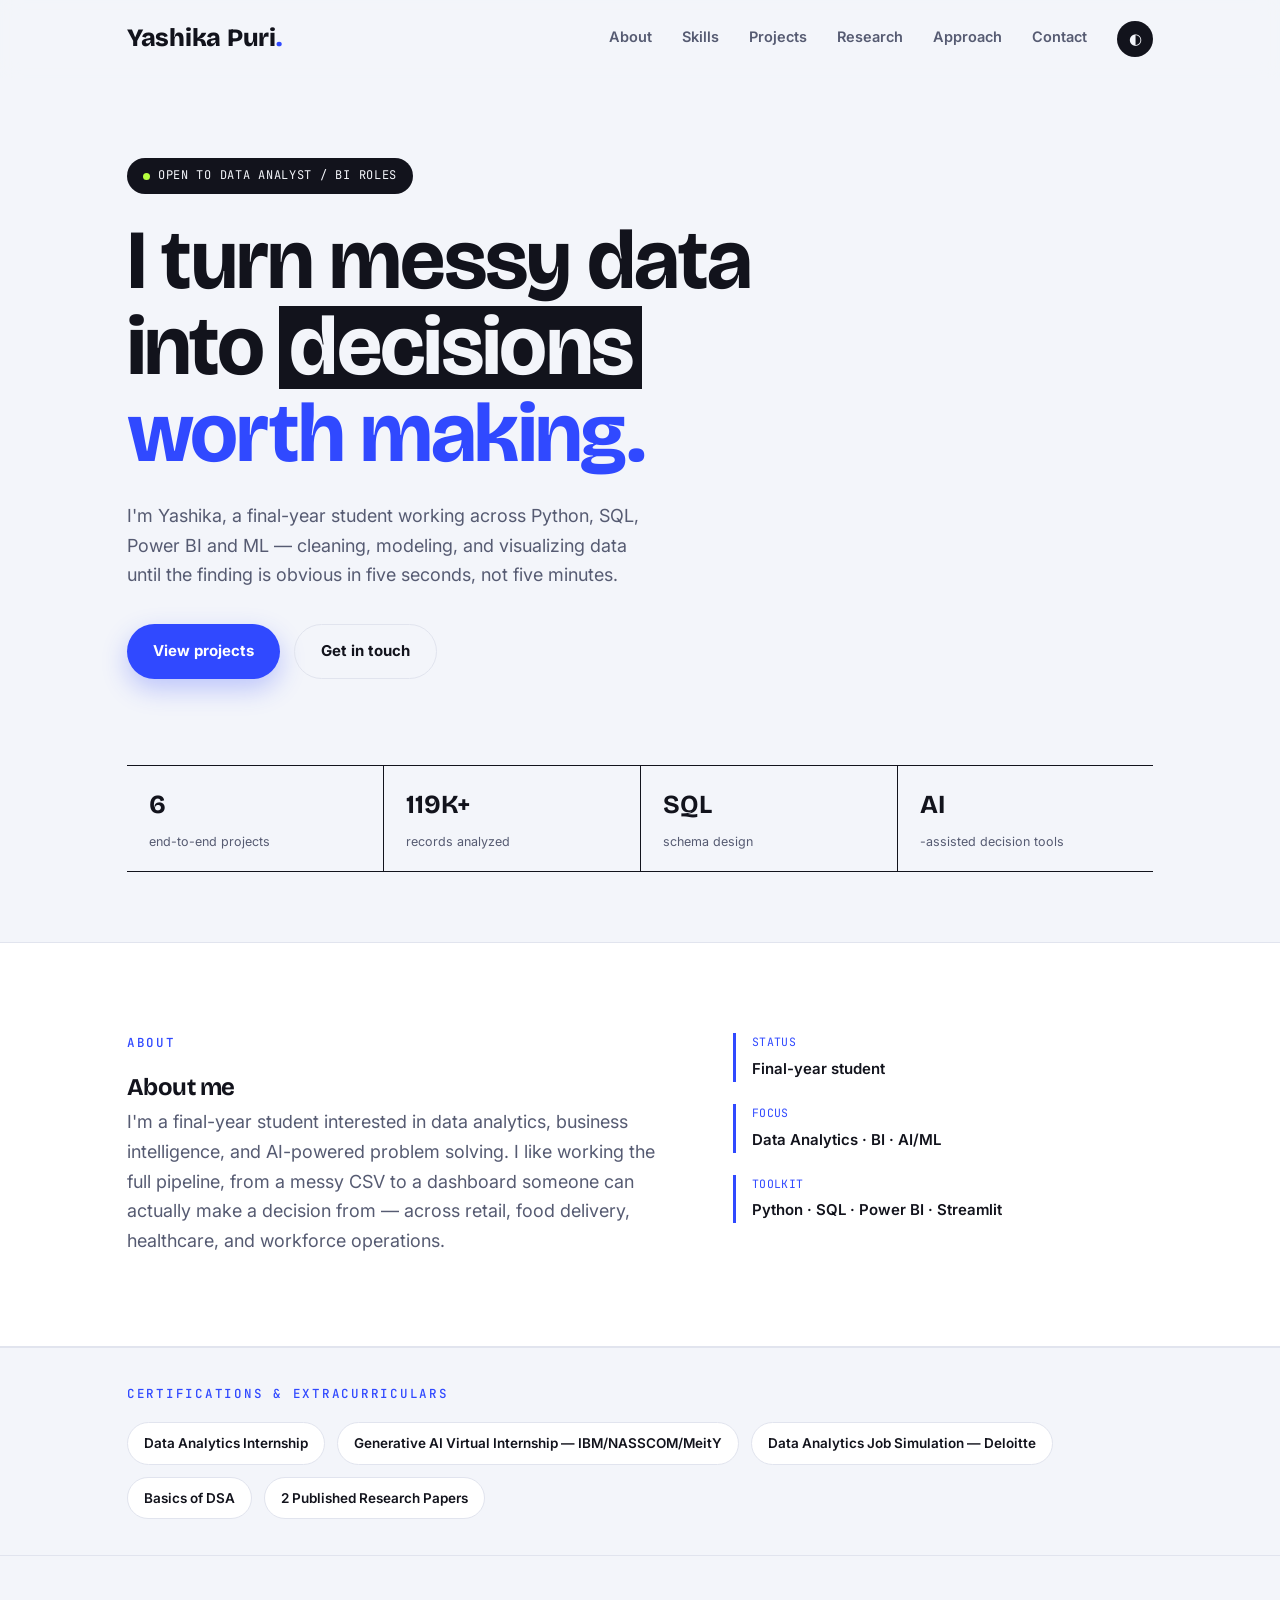
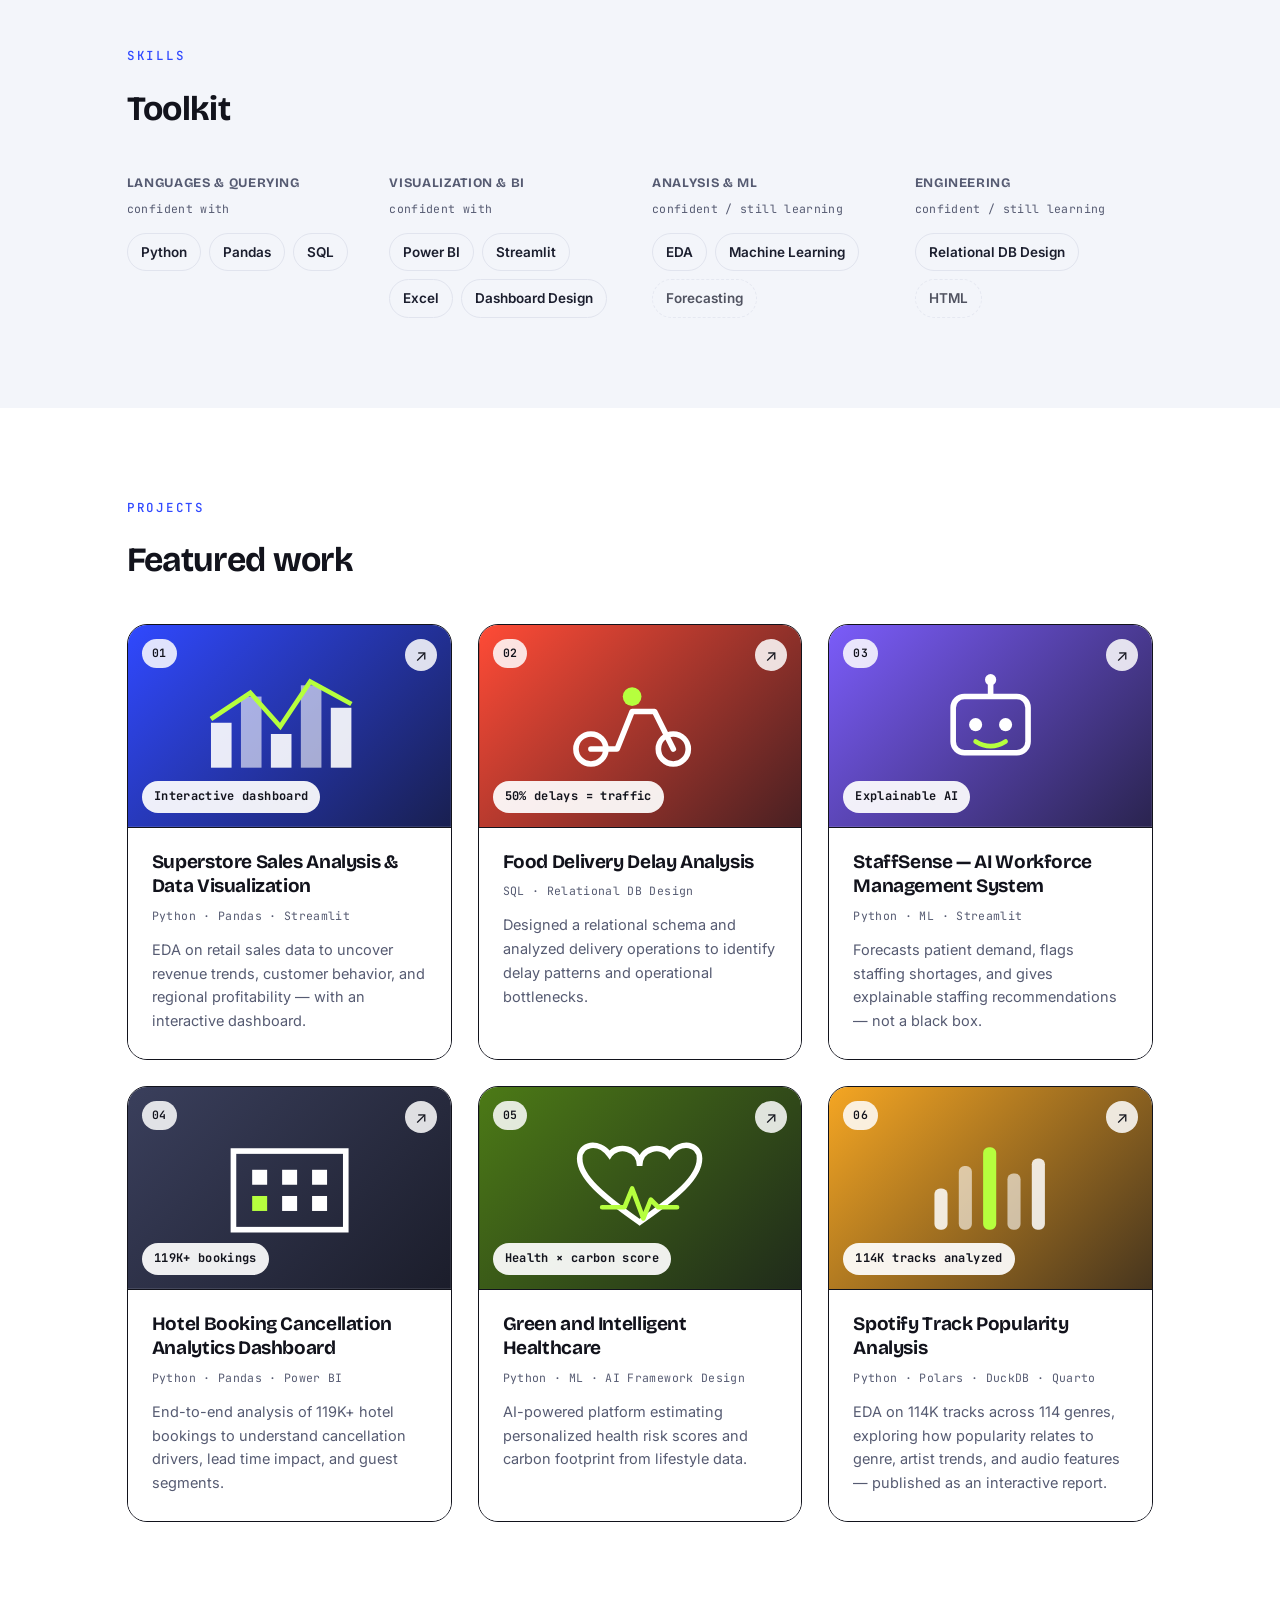
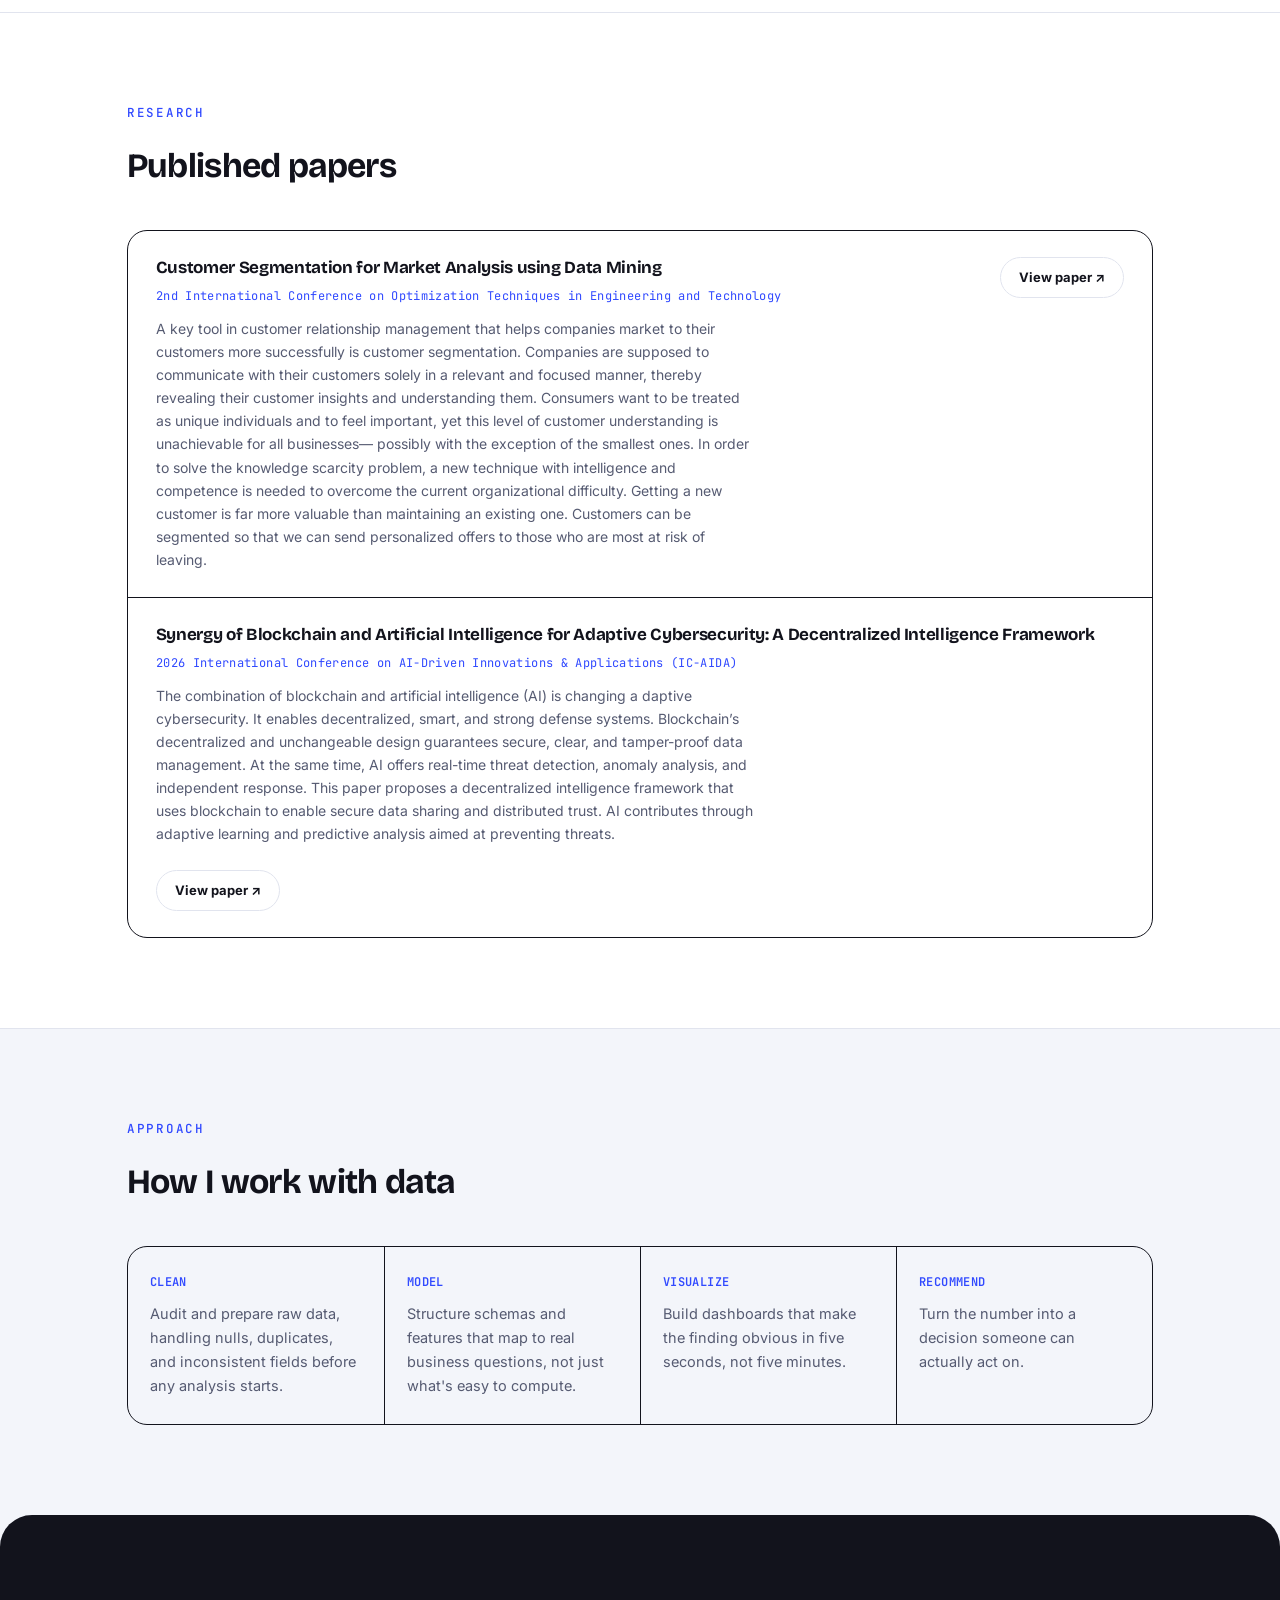
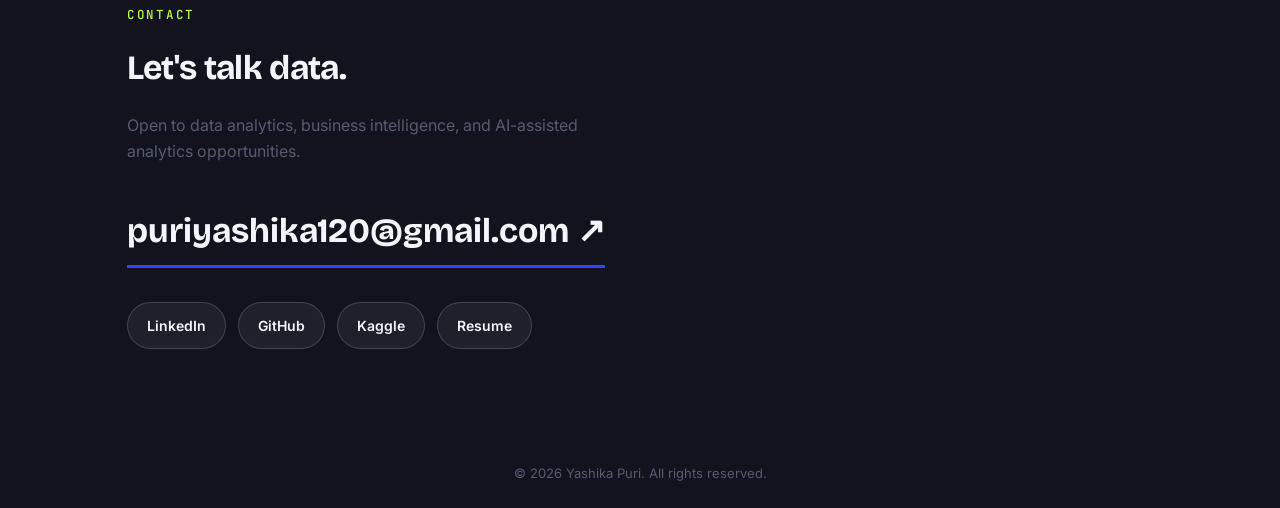
<file: index.html>
<!DOCTYPE html>
<html lang="en">
<head>
<meta charset="UTF-8" />
<meta name="viewport" content="width=device-width, initial-scale=1.0" />
<title>Yashika Puri | Data & BI Analyst</title>
<meta name="description" content="Yashika Puri — aspiring Data Analyst / BI Analyst. Python, SQL, Power BI, ML and dashboard storytelling.">
<meta property="og:type" content="website">
<meta property="og:title" content="Yashika Puri | Data & BI Analyst">
<meta property="og:description" content="Aspiring Data Analyst / BI Analyst. Python, SQL, Power BI, ML and dashboard storytelling.">
<meta property="og:url" content="YOUR_SITE_URL_HERE">
<meta property="og:image" content="YOUR_SOCIAL_PREVIEW_IMAGE_LINK_HERE">
<meta name="twitter:card" content="summary_large_image">
<meta name="twitter:title" content="Yashika Puri | Data & BI Analyst">
<meta name="twitter:description" content="Aspiring Data Analyst / BI Analyst. Python, SQL, Power BI, ML and dashboard storytelling.">
<meta name="twitter:image" content="YOUR_SOCIAL_PREVIEW_IMAGE_LINK_HERE">
<link rel="icon" type="image/svg+xml" href="favicon.svg">
<link rel="preconnect" href="https://fonts.googleapis.com">
<link rel="preconnect" href="https://fonts.gstatic.com" crossorigin>
<link href="https://fonts.googleapis.com/css2?family=Bricolage+Grotesque:wght@600;700;800&family=Inter:wght@400;500;600;700&family=JetBrains+Mono:wght@500&display=swap" rel="stylesheet">
<link rel="stylesheet" href="styles.css">
<script>
  if (localStorage.getItem('theme') === 'dark') document.documentElement.setAttribute('data-theme','dark');
</script>
</head>
<body>

<header class="site-nav" id="siteNav">
  <div class="nav-inner">
    <a href="#top" class="logo">Yashika Puri<span>.</span></a>
    <nav class="nav-links" id="navLinks">
      <a href="#about">About</a>
      <a href="#skills">Skills</a>
      <a href="#projects">Projects</a>
      <a href="#research">Research</a>
      <a href="#approach">Approach</a>
      <a href="#contact">Contact</a>
      <button class="theme-toggle" id="themeToggle" aria-label="Toggle dark mode">◐</button>
    </nav>
    <button class="nav-toggle" id="navToggle" aria-label="Toggle menu" aria-expanded="false"><span></span><span></span><span></span></button>
  </div>
</header>

<section class="hero" id="top">
  <div class="hero-grid">
    <div>
      <div class="hero-badge"><span class="pulse"></span> OPEN TO DATA ANALYST / BI ROLES</div>
      <h1>I turn messy data<br>into <span class="block">decisions</span><br><span class="accent">worth making.</span></h1>
      <p class="hero-sub">I'm Yashika, a final-year student working across Python, SQL, Power BI and ML — cleaning, modeling, and visualizing data until the finding is obvious in five seconds, not five minutes.</p>
      <div class="hero-cta">
        <a href="#projects" class="btn btn-primary">View projects</a>
        <a href="#contact" class="btn btn-ghost">Get in touch</a>
      </div>
    </div>
    <div class="hero-strip reveal">
      <div class="cell"><b>6</b><span>end-to-end projects</span></div>
      <div class="cell"><b>119K+</b><span>records analyzed</span></div>
      <div class="cell"><b>SQL</b><span>schema design</span></div>
      <div class="cell"><b>AI</b><span>-assisted decision tools</span></div>
    </div>
  </div>
</section>

<section id="about" class="about">
  <div class="wrap about-grid">
    <div class="reveal">
      <span class="eyebrow">ABOUT</span>
      <h2>About me</h2>
      <p class="about-text">I'm a final-year student interested in data analytics, business intelligence, and AI-powered problem solving. I like working the full pipeline, from a messy CSV to a dashboard someone can actually make a decision from — across retail, food delivery, healthcare, and workforce operations.</p>
    </div>
    <div class="about-meta reveal">
      <div class="row"><span class="mono">STATUS</span><p>Final-year student</p></div>
      <div class="row"><span class="mono">FOCUS</span><p>Data Analytics · BI · AI/ML</p></div>
      <div class="row"><span class="mono">TOOLKIT</span><p>Python · SQL · Power BI · Streamlit</p></div>
    </div>
  </div>
</section>

<section class="cert-strip">
  <div class="wrap">
    <span class="eyebrow reveal">CERTIFICATIONS & EXTRACURRICULARS</span>
    <div class="cert-row reveal">
      <span>Data Analytics Internship</span>
      <span>Generative AI Virtual Internship — IBM/NASSCOM/MeitY</span>
      <span>Data Analytics Job Simulation — Deloitte</span>
      <span>Basics of DSA</span>
      <span>2 Published Research Papers</span>
    </div>
  </div>
</section>

<section id="skills">
  <div class="wrap">
    <span class="eyebrow reveal">SKILLS</span>
    <h2 class="reveal">Toolkit</h2>
    <div class="skills-cols reveal">
      <div class="skill-group">
        <h4>Languages & querying</h4>
        <span class="sub mono">confident with</span>
        <div class="tags"><span>Python</span><span>Pandas</span><span>SQL</span></div>
      </div>
      <div class="skill-group">
        <h4>Visualization & BI</h4>
        <span class="sub mono">confident with</span>
        <div class="tags"><span>Power BI</span><span>Streamlit</span><span>Excel</span><span>Dashboard Design</span></div>
      </div>
      <div class="skill-group">
        <h4>Analysis & ML</h4>
        <span class="sub mono">confident / still learning</span>
        <div class="tags"><span>EDA</span><span>Machine Learning</span><span class="learning">Forecasting</span></div>
      </div>
      <div class="skill-group">
        <h4>Engineering</h4>
        <span class="sub mono">confident / still learning</span>
        <div class="tags"><span>Relational DB Design</span><span class="learning">HTML</span></div>
      </div>
    </div>
  </div>
</section>

<section id="projects" class="projects">
  <div class="wrap">
    <span class="eyebrow reveal">PROJECTS</span>
    <h2 class="reveal">Featured work</h2>

    <div class="project-list">

      <a class="project t-cobalt reveal" href="projects/superstore-sales.html">
        <div class="project-thumb">
          <span class="project-index mono">01</span>
          <span class="project-arrow">↗</span>
          <span class="project-metric mono">Interactive dashboard</span>
          <svg viewBox="0 0 100 60"><rect x="8" y="28" width="11" height="24" fill="rgba(255,255,255,.9)"/><rect x="24" y="14" width="11" height="38" fill="rgba(255,255,255,.6)"/><rect x="40" y="34" width="11" height="18" fill="rgba(255,255,255,.9)"/><rect x="56" y="8" width="11" height="44" fill="rgba(255,255,255,.6)"/><rect x="72" y="20" width="11" height="32" fill="rgba(255,255,255,.9)"/><path d="M8 26 L29 12 L45 30 L61 6 L83 18" stroke="#B6FF3E" stroke-width="2.5" fill="none"/></svg>
        </div>
        <div class="project-body">
          <h3>Superstore Sales Analysis & Data Visualization</h3>
          <span class="project-tools mono">Python · Pandas · Streamlit</span>
          <p>EDA on retail sales data to uncover revenue trends, customer behavior, and regional profitability — with an interactive dashboard.</p>
        </div>
      </a>

      <a class="project t-coral reveal" href="projects/food-delivery-delay.html">
        <div class="project-thumb">
          <span class="project-index mono">02</span>
          <span class="project-arrow">↗</span>
          <span class="project-metric mono">50% delays = traffic</span>
          <svg viewBox="0 0 100 60"><circle cx="24" cy="42" r="8" fill="none" stroke="#fff" stroke-width="3"/><circle cx="68" cy="42" r="8" fill="none" stroke="#fff" stroke-width="3"/><path d="M24 42 L38 42 L46 22 L58 22 L64 34 L68 42" stroke="#fff" stroke-width="3" fill="none" stroke-linecap="round" stroke-linejoin="round"/><circle cx="46" cy="14" r="5" fill="#B6FF3E"/></svg>
        </div>
        <div class="project-body">
          <h3>Food Delivery Delay Analysis</h3>
          <span class="project-tools mono">SQL · Relational DB Design</span>
          <p>Designed a relational schema and analyzed delivery operations to identify delay patterns and operational bottlenecks.</p>
        </div>
      </a>

      <a class="project t-violet reveal" href="projects/staffsense.html">
        <div class="project-thumb">
          <span class="project-index mono">03</span>
          <span class="project-arrow">↗</span>
          <span class="project-metric mono">Explainable AI</span>
          <svg viewBox="0 0 100 60"><rect x="30" y="14" width="40" height="30" rx="6" fill="none" stroke="#fff" stroke-width="3"/><circle cx="42" cy="29" r="3.5" fill="#fff"/><circle cx="58" cy="29" r="3.5" fill="#fff"/><path d="M42 38 Q50 43 58 38" stroke="#B6FF3E" stroke-width="2.5" fill="none" stroke-linecap="round"/><line x1="50" y1="14" x2="50" y2="6" stroke="#fff" stroke-width="3"/><circle cx="50" cy="5" r="3" fill="#fff"/></svg>
        </div>
        <div class="project-body">
          <h3>StaffSense — AI Workforce Management System</h3>
          <span class="project-tools mono">Python · ML · Streamlit</span>
          <p>Forecasts patient demand, flags staffing shortages, and gives explainable staffing recommendations — not a black box.</p>
        </div>
      </a>

      <a class="project t-ink reveal" href="projects/hotel-booking.html">
        <div class="project-thumb">
          <span class="project-index mono">04</span>
          <span class="project-arrow">↗</span>
          <span class="project-metric mono">119K+ bookings</span>
          <svg viewBox="0 0 100 60"><rect x="20" y="10" width="60" height="42" fill="none" stroke="#fff" stroke-width="3"/><rect x="30" y="20" width="8" height="8" fill="#fff"/><rect x="46" y="20" width="8" height="8" fill="#fff"/><rect x="62" y="20" width="8" height="8" fill="#fff"/><rect x="30" y="34" width="8" height="8" fill="#B6FF3E"/><rect x="46" y="34" width="8" height="8" fill="#fff"/><rect x="62" y="34" width="8" height="8" fill="#fff"/></svg>
        </div>
        <div class="project-body">
          <h3>Hotel Booking Cancellation Analytics Dashboard</h3>
          <span class="project-tools mono">Python · Pandas · Power BI</span>
          <p>End-to-end analysis of 119K+ hotel bookings to understand cancellation drivers, lead time impact, and guest segments.</p>
        </div>
      </a>

      <a class="project t-lime reveal" href="projects/green-healthcare.html">
        <div class="project-thumb">
          <span class="project-index mono">05</span>
          <span class="project-arrow">↗</span>
          <span class="project-metric mono">Health × carbon score</span>
          <svg viewBox="0 0 100 60"><path d="M50 48 C 30 34, 18 24, 18 14 C 18 6, 28 4, 34 12 C 38 6, 50 8, 50 18 C 50 8, 62 6, 66 12 C 72 4, 82 6, 82 14 C 82 24, 70 34, 50 48 Z" fill="none" stroke="#fff" stroke-width="3"/><path d="M30 40 L42 40 L46 30 L52 46 L56 36 L60 40 L70 40" stroke="#B6FF3E" stroke-width="2.5" fill="none" stroke-linecap="round" stroke-linejoin="round"/></svg>
        </div>
        <div class="project-body">
          <h3>Green and Intelligent Healthcare</h3>
          <span class="project-tools mono">Python · ML · AI Framework Design</span>
          <p>AI-powered platform estimating personalized health risk scores and carbon footprint from lifestyle data.</p>
        </div>
      </a>

            <a class="project t-amber reveal" href="projects/spotify-popularity.html">
        <div class="project-thumb">
          <span class="project-index mono">06</span>
          <span class="project-arrow">↗</span>
          <span class="project-metric mono">114K tracks analyzed</span>
          <svg viewBox="0 0 100 60"><rect x="20" y="30" width="7" height="22" rx="3" fill="rgba(255,255,255,.85)"/><rect x="33" y="18" width="7" height="34" rx="3" fill="rgba(255,255,255,.6)"/><rect x="46" y="8" width="7" height="44" rx="3" fill="#B6FF3E"/><rect x="59" y="22" width="7" height="30" rx="3" fill="rgba(255,255,255,.6)"/><rect x="72" y="14" width="7" height="38" rx="3" fill="rgba(255,255,255,.85)"/></svg>
        </div>
        <div class="project-body">
          <h3>Spotify Track Popularity Analysis</h3>
          <span class="project-tools mono">Python · Polars · DuckDB · Quarto</span>
          <p>EDA on 114K tracks across 114 genres, exploring how popularity relates to genre, artist trends, and audio features — published as an interactive report.</p>
        </div>
      </a>

    </div>
  </div>
</section>

<section id="research" class="research">
  <div class="wrap">
    <span class="eyebrow reveal">RESEARCH</span>
    <h2 class="reveal">Published papers</h2>
    <div class="research-list reveal">

      <div class="research-item">
        <div>
          <h3>Customer Segmentation for Market Analysis using Data Mining</h3>
          <span class="r-venue mono">2nd International Conference on Optimization Techniques in Engineering and Technology</span>
          <p>A key tool in customer relationship management that helps companies market to their customers more successfully is customer segmentation. Companies are supposed to communicate with their customers solely in a relevant and focused manner, thereby revealing their customer insights and understanding them. Consumers want to be treated as unique individuals and to feel important, yet this level of customer understanding is unachievable for all businesses— possibly with the exception of the smallest ones. In order to solve the knowledge scarcity problem, a new technique with intelligence and competence is needed to overcome the current organizational difficulty. Getting a new customer is far more valuable than maintaining an existing one. Customers can be segmented so that we can send personalized offers to those who are most at risk of leaving.</p>
        </div>
        <a href="https://scholar.google.com/citations?view_op=view_citation&hl=en&user=k00GSzIAAAAJ&authuser=1&citation_for_view=k00GSzIAAAAJ:u-x6o8ySG0sC" target="_blank" rel="noopener" class="btn btn-ghost">View paper ↗</a>
      </div>

      <div class="research-item">
        <div>
          <h3>Synergy of Blockchain and Artificial Intelligence for Adaptive Cybersecurity: A Decentralized Intelligence Framework</h3>
          <span class="r-venue mono">2026 International Conference on AI-Driven Innovations & Applications (IC-AIDA)</span>
          <p>The combination of blockchain and artificial intelligence (AI) is changing a daptive cybersecurity. It enables decentralized, smart, and strong defense systems. Blockchain’s decentralized and unchangeable design guarantees secure, clear, and tamper-proof data management. At the same time, AI offers real-time threat detection, anomaly analysis, and independent response. This paper proposes a decentralized intelligence framework that uses blockchain to enable secure data sharing and distributed trust. AI contributes through adaptive learning and predictive analysis aimed at preventing threats.</p>
        </div>
        <a href="https://scholar.google.com/citations?view_op=view_citation&hl=en&user=k00GSzIAAAAJ&authuser=1&citation_for_view=k00GSzIAAAAJ:u5HHmVD_uO8C" target="_blank" rel="noopener" class="btn btn-ghost">View paper ↗</a>
      </div>

    </div>
  </div>
</section>

<section id="approach">
  <div class="wrap">
    <span class="eyebrow reveal">APPROACH</span>
    <h2 class="reveal">How I work with data</h2>
    <div class="approach-grid reveal">
      <div class="step"><span class="mono">CLEAN</span><p>Audit and prepare raw data, handling nulls, duplicates, and inconsistent fields before any analysis starts.</p></div>
      <div class="step"><span class="mono">MODEL</span><p>Structure schemas and features that map to real business questions, not just what's easy to compute.</p></div>
      <div class="step"><span class="mono">VISUALIZE</span><p>Build dashboards that make the finding obvious in five seconds, not five minutes.</p></div>
      <div class="step"><span class="mono">RECOMMEND</span><p>Turn the number into a decision someone can actually act on.</p></div>
    </div>
  </div>
</section>

<section id="contact" class="contact">
  <div class="wrap">
    <span class="eyebrow">CONTACT</span>
    <h2>Let's talk data.</h2>
    <p>Open to data analytics, business intelligence, and AI-assisted analytics opportunities.</p>
    <a href="mailto:puriyashika120@gmail.com" class="contact-primary">puriyashika120@gmail.com ↗</a>
    <div class="contact-links">
      <a href="https://www.linkedin.com/in/yashika-puri-83a804294/" target="_blank" rel="noopener">LinkedIn</a>
      <a href="https://github.com/Yashika051" target="_blank" rel="noopener">GitHub</a>
      <a href="https://www.kaggle.com/yashikapuri476" target="_blank" rel="noopener">Kaggle</a>
      <a href="resume.html">Resume</a>
    </div>
  </div>
</section>

<footer>© 2026 Yashika Puri. All rights reserved.</footer>

<script>
  const nav = document.getElementById('siteNav');
  window.addEventListener('scroll', () => nav.classList.toggle('scrolled', window.scrollY > 8));
  const toggle = document.getElementById('navToggle');
  const links = document.getElementById('navLinks');
  toggle.addEventListener('click', () => {
    const open = links.classList.toggle('open');
    toggle.classList.toggle('open', open);
    toggle.setAttribute('aria-expanded', open);
  });
  links.querySelectorAll('a').forEach(a => a.addEventListener('click', () => {
    links.classList.remove('open'); toggle.classList.remove('open'); toggle.setAttribute('aria-expanded', false);
  }));

  const themeToggle = document.getElementById('themeToggle');
  themeToggle.addEventListener('click', () => {
    const isDark = document.documentElement.getAttribute('data-theme') === 'dark';
    if (isDark) { document.documentElement.removeAttribute('data-theme'); localStorage.setItem('theme','light'); }
    else { document.documentElement.setAttribute('data-theme','dark'); localStorage.setItem('theme','dark'); }
  });

  const prefersReduced = window.matchMedia('(prefers-reduced-motion: reduce)').matches;
  const revealEls = document.querySelectorAll('.reveal');
  if (prefersReduced) { revealEls.forEach(el => el.classList.add('in')); }
  else {
    const io = new IntersectionObserver((entries) => entries.forEach(e => { if (e.isIntersecting) { e.target.classList.add('in'); io.unobserve(e.target); } }), { threshold: 0.15 });
    revealEls.forEach(el => io.observe(el));
  }
</script>
</body>
</html>
</file>
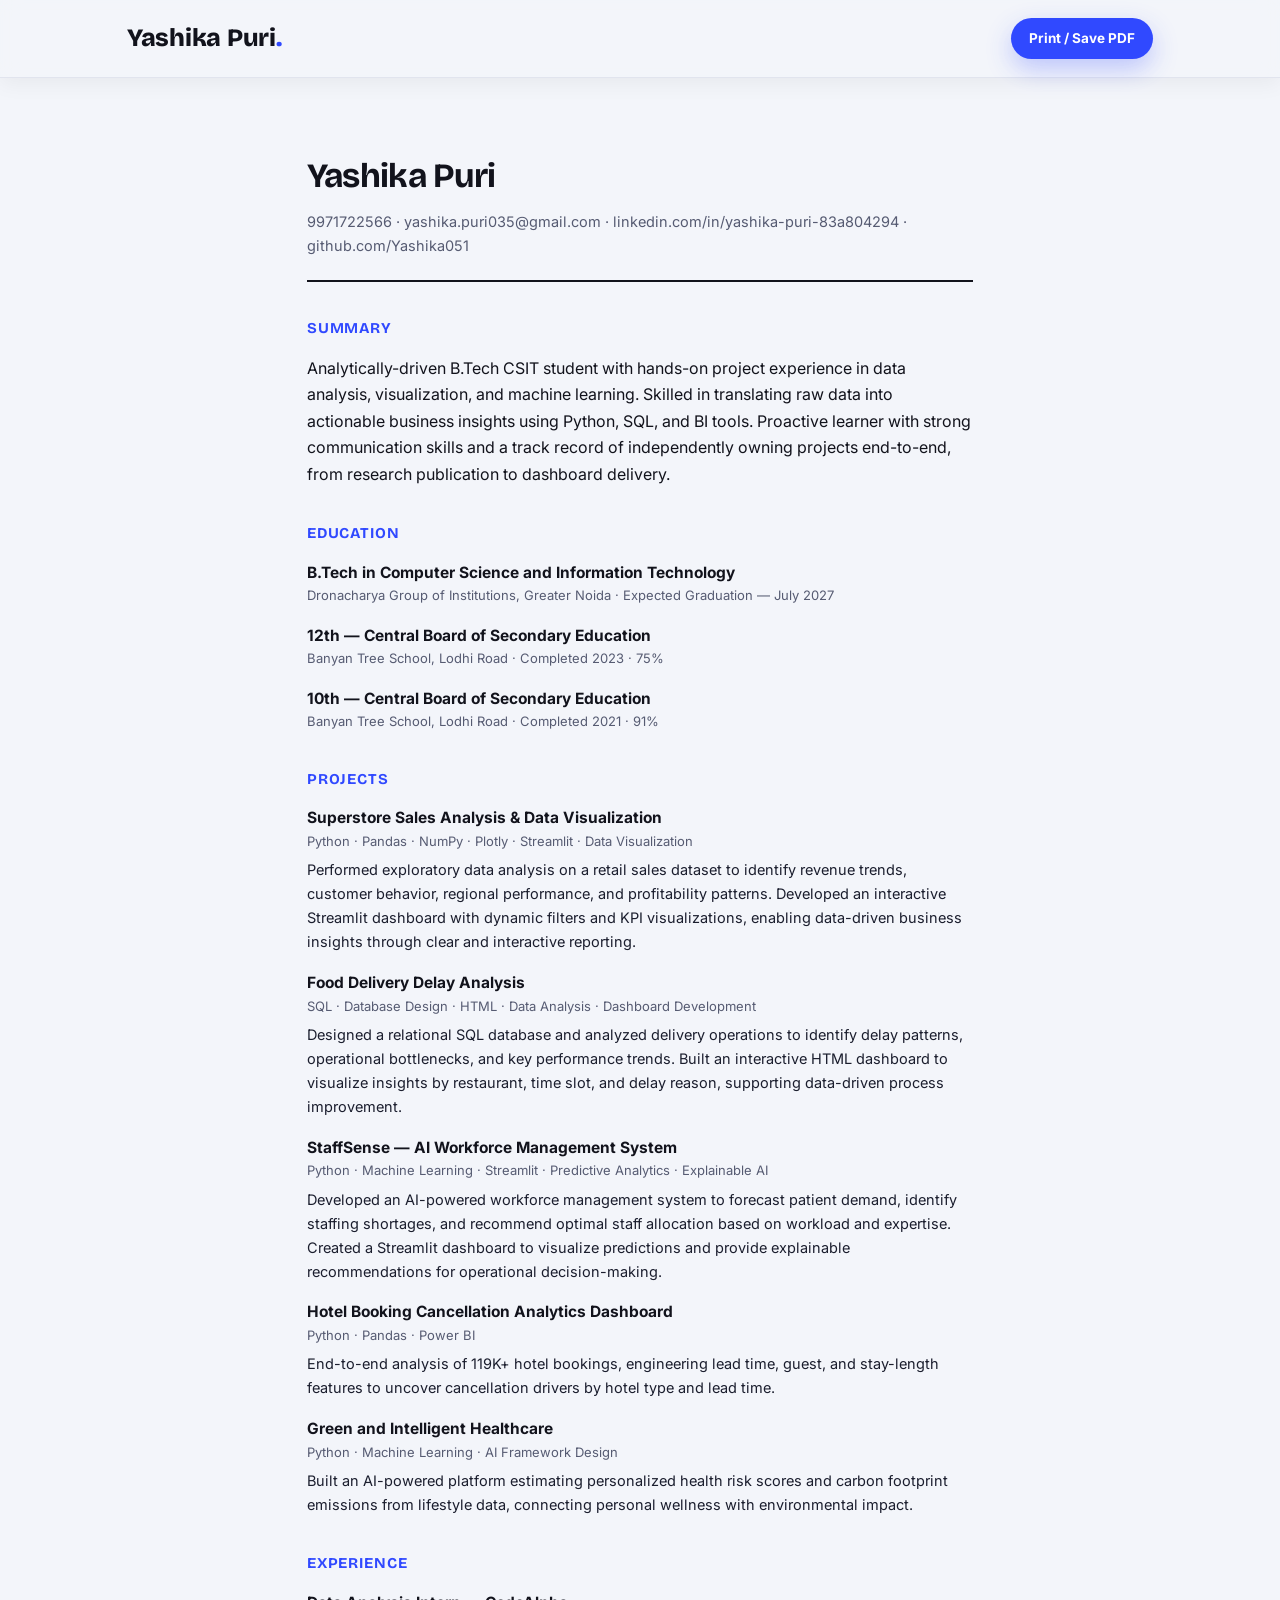
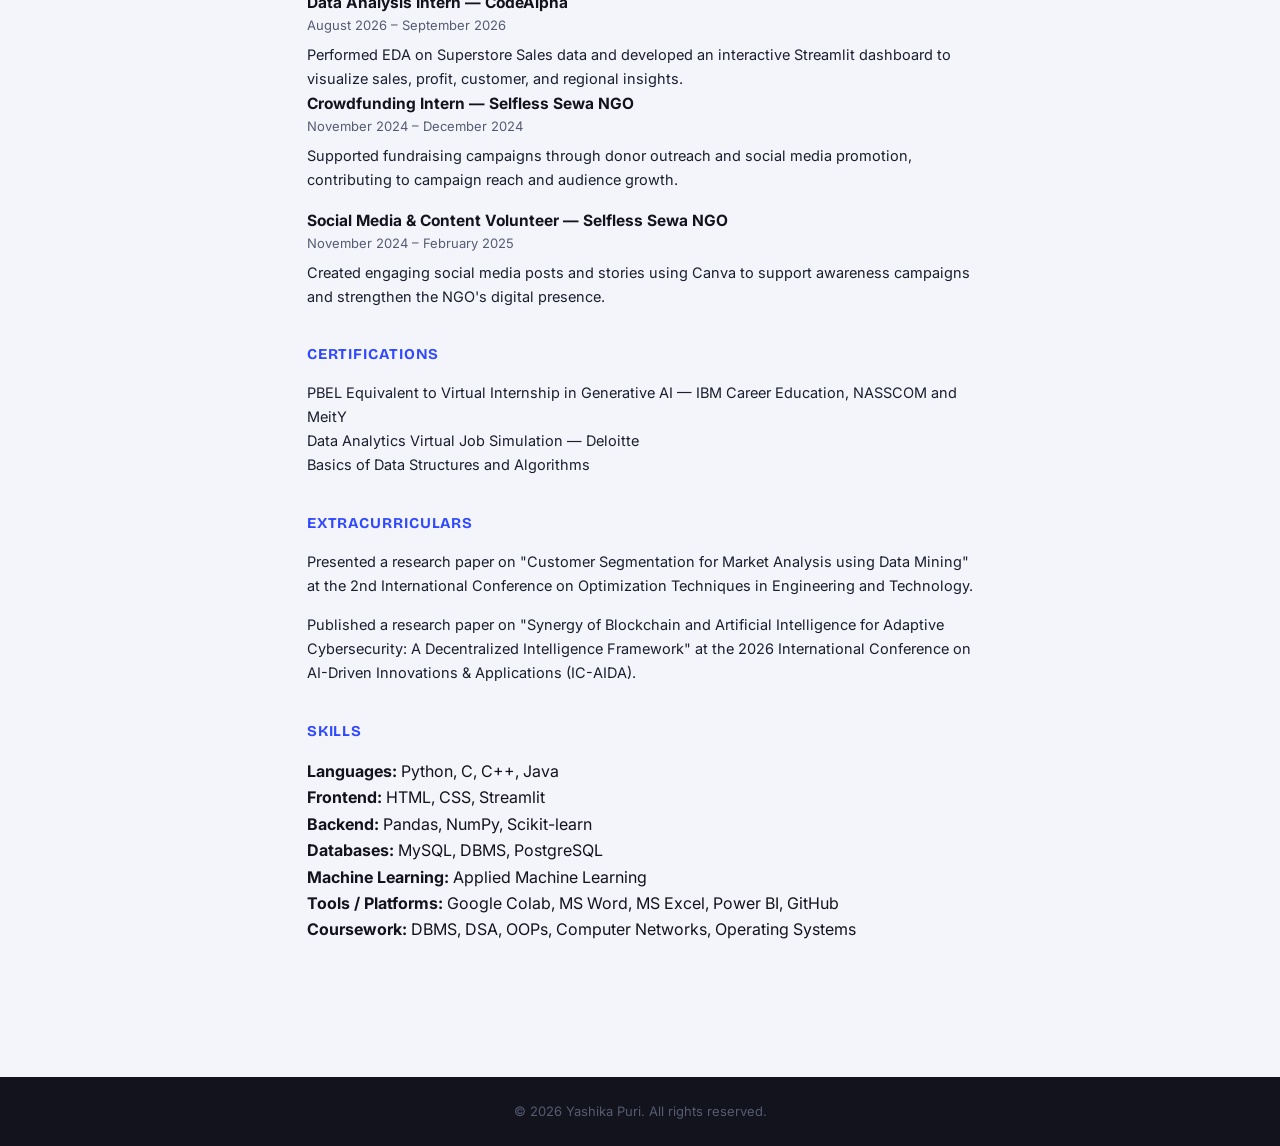
<file: resume.html>
<!DOCTYPE html>
<html lang="en">
<head>
<meta charset="UTF-8" />
<meta name="viewport" content="width=device-width, initial-scale=1.0" />
<title>Resume | Yashika Puri</title>
<link rel="icon" type="image/svg+xml" href="favicon.svg">
<link rel="preconnect" href="https://fonts.googleapis.com">
<link rel="preconnect" href="https://fonts.gstatic.com" crossorigin>
<link href="https://fonts.googleapis.com/css2?family=Bricolage+Grotesque:wght@600;700;800&family=Inter:wght@400;500;600;700&family=JetBrains+Mono:wght@500&display=swap" rel="stylesheet">
<link rel="stylesheet" href="styles.css">
</head>
<body>
<header class="site-nav scrolled">
  <div class="nav-inner">
    <a href="index.html#top" class="logo">Yashika Puri<span>.</span></a>
    <a href="#" onclick="window.print(); return false;" class="btn btn-primary" style="padding:9px 18px; font-size:13.5px;">Print / Save PDF</a>
  </div>
</header>

<div class="resume-wrap">
  <div class="resume-head">
    <div>
      <h1>Yashika Puri</h1>
      <p>9971722566 · yashika.puri035@gmail.com · linkedin.com/in/yashika-puri-83a804294 · github.com/Yashika051</p>
    </div>
  </div>

  <div class="resume-section">
    <h2>Summary</h2>
    <p>Analytically-driven B.Tech CSIT student with hands-on project experience in data analysis, visualization, and machine learning. Skilled in translating raw data into actionable business insights using Python, SQL, and BI tools. Proactive learner with strong communication skills and a track record of independently owning projects end-to-end, from research publication to dashboard delivery.</p>
  </div>

  <div class="resume-section">
    <h2>Education</h2>
    <div class="resume-item">
      <div class="r-title">B.Tech in Computer Science and Information Technology</div>
      <div class="r-meta">Dronacharya Group of Institutions, Greater Noida · Expected Graduation — July 2027</div>
    </div>
    <div class="resume-item">
      <div class="r-title">12th — Central Board of Secondary Education</div>
      <div class="r-meta">Banyan Tree School, Lodhi Road · Completed 2023 · 75%</div>
    </div>
    <div class="resume-item">
      <div class="r-title">10th — Central Board of Secondary Education</div>
      <div class="r-meta">Banyan Tree School, Lodhi Road · Completed 2021 · 91%</div>
    </div>
  </div>

  <div class="resume-section">
    <h2>Projects</h2>
    <div class="resume-item">
      <div class="r-title">Superstore Sales Analysis & Data Visualization</div>
      <div class="r-meta">Python · Pandas · NumPy · Plotly · Streamlit · Data Visualization</div>
      <p>Performed exploratory data analysis on a retail sales dataset to identify revenue trends, customer behavior, regional performance, and profitability patterns. Developed an interactive Streamlit dashboard with dynamic filters and KPI visualizations, enabling data-driven business insights through clear and interactive reporting.</p>
    </div>
    <div class="resume-item">
      <div class="r-title">Food Delivery Delay Analysis</div>
      <div class="r-meta">SQL · Database Design · HTML · Data Analysis · Dashboard Development</div>
      <p>Designed a relational SQL database and analyzed delivery operations to identify delay patterns, operational bottlenecks, and key performance trends. Built an interactive HTML dashboard to visualize insights by restaurant, time slot, and delay reason, supporting data-driven process improvement.</p>
    </div>
    <div class="resume-item">
      <div class="r-title">StaffSense — AI Workforce Management System</div>
      <div class="r-meta">Python · Machine Learning · Streamlit · Predictive Analytics · Explainable AI</div>
      <p>Developed an AI-powered workforce management system to forecast patient demand, identify staffing shortages, and recommend optimal staff allocation based on workload and expertise. Created a Streamlit dashboard to visualize predictions and provide explainable recommendations for operational decision-making.</p>
    </div>
    <div class="resume-item">
      <div class="r-title">Hotel Booking Cancellation Analytics Dashboard</div>
      <div class="r-meta">Python · Pandas · Power BI</div>
      <p>End-to-end analysis of 119K+ hotel bookings, engineering lead time, guest, and stay-length features to uncover cancellation drivers by hotel type and lead time.</p>
    </div>
    <div class="resume-item">
      <div class="r-title">Green and Intelligent Healthcare</div>
      <div class="r-meta">Python · Machine Learning · AI Framework Design</div>
      <p>Built an AI-powered platform estimating personalized health risk scores and carbon footprint emissions from lifestyle data, connecting personal wellness with environmental impact.</p>
    </div>
  </div>

  <div class="resume-section">
    <h2>Experience</h2>
    <div class="resume-item">
      <div class="r-title">Data Analysis Intern — CodeAlpha </div>
      <div class="r-meta">August 2026 – September 2026</div>
      <p>Performed EDA on Superstore Sales data and developed an interactive Streamlit dashboard to visualize sales, profit, customer, and regional insights. 
</p>
      <div class="r-title">Crowdfunding Intern — Selfless Sewa NGO</div>
      <div class="r-meta">November 2024 – December 2024</div>
      <p>Supported fundraising campaigns through donor outreach and social media promotion, contributing to campaign reach and audience growth.</p>
    </div>
    <div class="resume-item">
      <div class="r-title">Social Media & Content Volunteer — Selfless Sewa NGO</div>
      <div class="r-meta">November 2024 – February 2025</div>
      <p>Created engaging social media posts and stories using Canva to support awareness campaigns and strengthen the NGO's digital presence.</p>
    </div>
  </div>

  <div class="resume-section">
    <h2>Certifications</h2>
    <div class="resume-item">
      <p>PBEL Equivalent to Virtual Internship in Generative AI — IBM Career Education, NASSCOM and MeitY<br>
      Data Analytics Virtual Job Simulation — Deloitte<br>
      Basics of Data Structures and Algorithms</p>
    </div>
  </div>

  <div class="resume-section">
    <h2>Extracurriculars</h2>
    <div class="resume-item">
      <p>Presented a research paper on "Customer Segmentation for Market Analysis using Data Mining" at the 2nd International Conference on Optimization Techniques in Engineering and Technology.</p>
    </div>
    <div class="resume-item">
      <p>Published a research paper on "Synergy of Blockchain and Artificial Intelligence for Adaptive Cybersecurity: A Decentralized Intelligence Framework" at the 2026 International Conference on AI-Driven Innovations & Applications (IC-AIDA).</p>
    </div>
  </div>

  <div class="resume-section">
    <h2>Skills</h2>
    <p><strong>Languages:</strong> Python, C, C++, Java<br>
    <strong>Frontend:</strong> HTML, CSS, Streamlit<br>
    <strong>Backend:</strong> Pandas, NumPy, Scikit-learn<br>
    <strong>Databases:</strong> MySQL, DBMS, PostgreSQL<br>
    <strong>Machine Learning:</strong> Applied Machine Learning<br>
    <strong>Tools / Platforms:</strong> Google Colab, MS Word, MS Excel, Power BI, GitHub<br>
    <strong>Coursework:</strong> DBMS, DSA, OOPs, Computer Networks, Operating Systems</p>
  </div>
</div>

<footer>© 2026 Yashika Puri. All rights reserved.</footer>
</body>
</html>
</file>
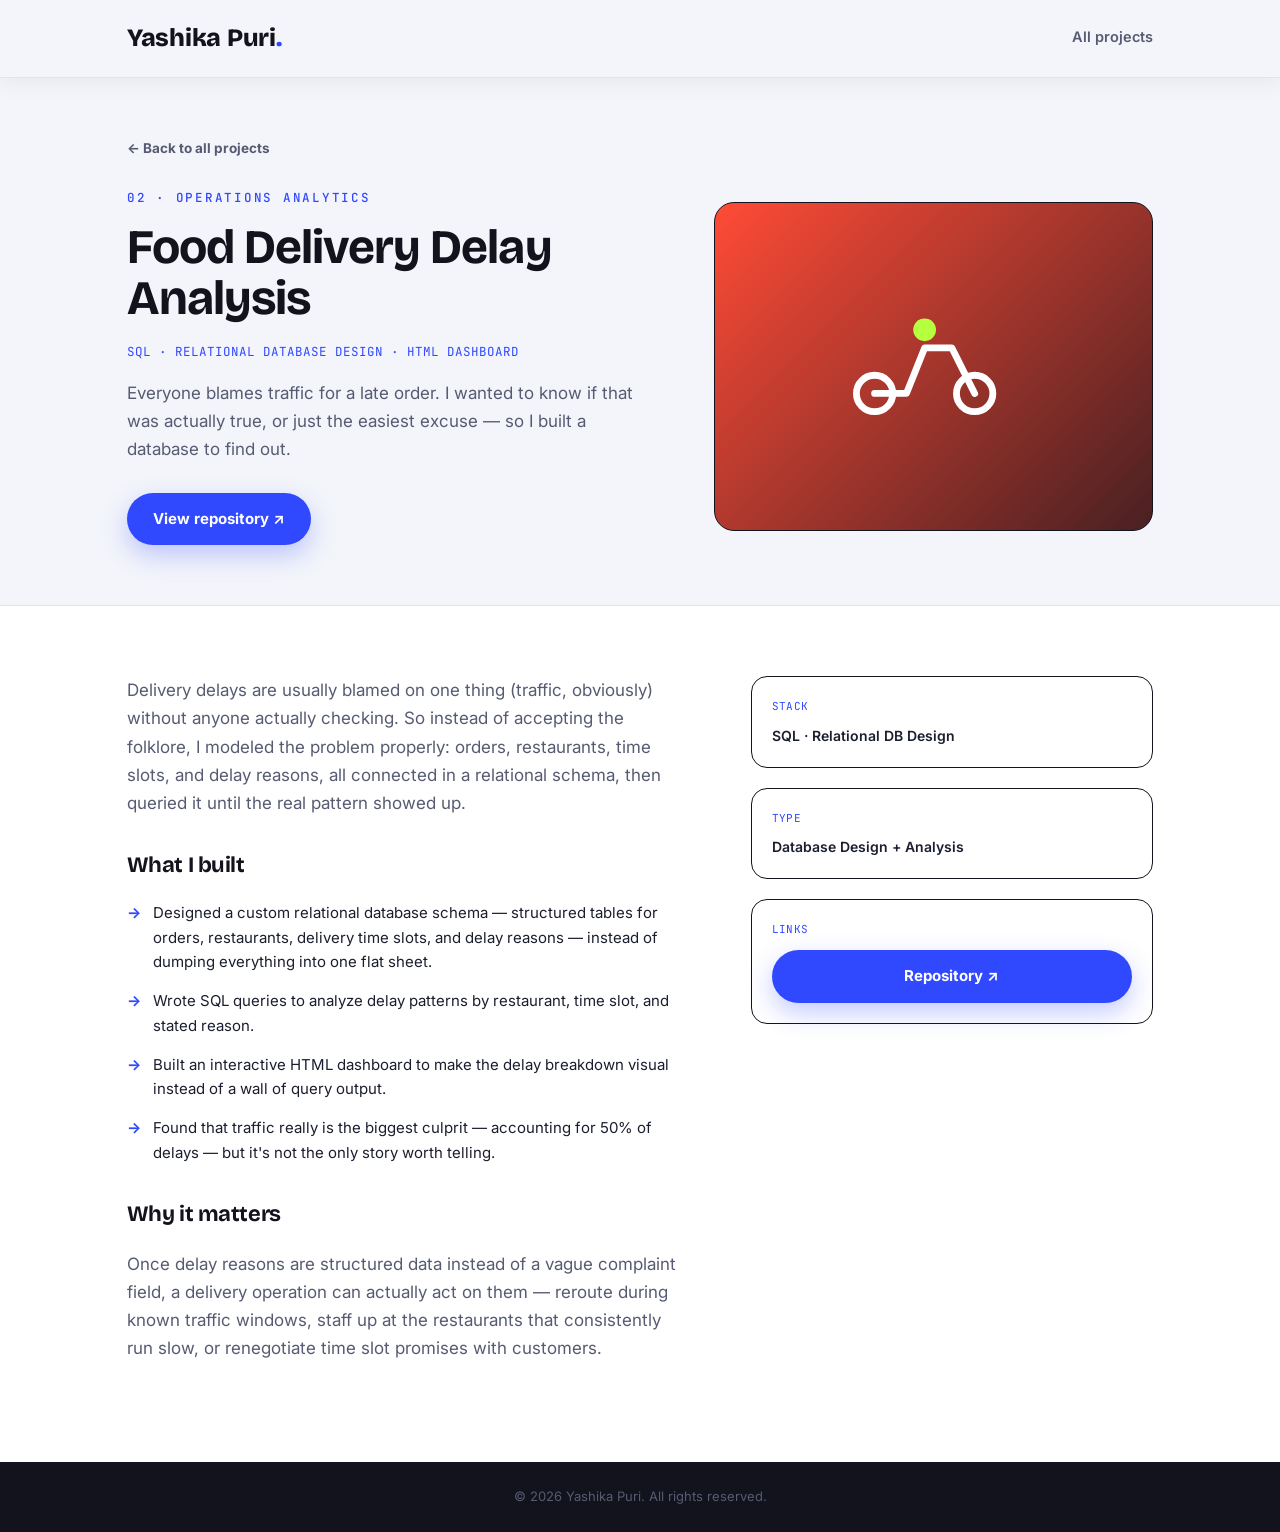
<file: projects/food-delivery-delay.html>
<!DOCTYPE html>
<html lang="en">
<head>
<meta charset="UTF-8" />
<meta name="viewport" content="width=device-width, initial-scale=1.0" />
<title>Food Delivery Delay Analysis | Yashika Puri</title>
<link rel="preconnect" href="https://fonts.googleapis.com">
<link rel="preconnect" href="https://fonts.gstatic.com" crossorigin>
<link href="https://fonts.googleapis.com/css2?family=Bricolage+Grotesque:wght@600;700;800&family=Inter:wght@400;500;600;700&family=JetBrains+Mono:wght@500&display=swap" rel="stylesheet">
<link rel="stylesheet" href="../styles.css">
</head>
<body>

<header class="site-nav scrolled">
  <div class="nav-inner">
    <a href="../index.html#top" class="logo">Yashika Puri<span>.</span></a>
    <nav class="nav-links" style="display:flex;"><a href="../index.html#projects">All projects</a></nav>
  </div>
</header>

<section class="detail-hero">
  <div class="wrap">
    <a href="../index.html#projects" class="back-link">← Back to all projects</a>
    <div class="detail-hero-grid">
      <div>
        <span class="eyebrow">02 · OPERATIONS ANALYTICS</span>
        <h1>Food Delivery Delay Analysis</h1>
        <span class="detail-tools">SQL · RELATIONAL DATABASE DESIGN · HTML DASHBOARD</span>
        <p class="detail-sub">Everyone blames traffic for a late order. I wanted to know if that was actually true, or just the easiest excuse — so I built a database to find out.</p>
        <a href="https://github.com/Yashika051/Food-Delivery-Delay-Analysis" target="_blank" rel="noopener" class="btn btn-primary">View repository ↗</a>
      </div>
      <div class="detail-visual" style="background:linear-gradient(135deg, var(--coral) 0%, var(--ink) 130%);">
        <svg viewBox="0 0 100 60"><circle cx="24" cy="42" r="8" fill="none" stroke="#fff" stroke-width="3"/><circle cx="68" cy="42" r="8" fill="none" stroke="#fff" stroke-width="3"/><path d="M24 42 L38 42 L46 22 L58 22 L64 34 L68 42" stroke="#fff" stroke-width="3" fill="none" stroke-linecap="round" stroke-linejoin="round"/><circle cx="46" cy="14" r="5" fill="#B6FF3E"/></svg>
      </div>
    </div>
  </div>
</section>

<section class="detail-body">
  <div class="wrap detail-body-grid">
    <div>
      <p class="lede">Delivery delays are usually blamed on one thing (traffic, obviously) without anyone actually checking. So instead of accepting the folklore, I modeled the problem properly: orders, restaurants, time slots, and delay reasons, all connected in a relational schema, then queried it until the real pattern showed up.</p>
      <h2>What I built</h2>
      <ul>
        <li>Designed a custom relational database schema — structured tables for orders, restaurants, delivery time slots, and delay reasons — instead of dumping everything into one flat sheet.</li>
        <li>Wrote SQL queries to analyze delay patterns by restaurant, time slot, and stated reason.</li>
        <li>Built an interactive HTML dashboard to make the delay breakdown visual instead of a wall of query output.</li>
        <li>Found that traffic really is the biggest culprit — accounting for 50% of delays — but it's not the only story worth telling.</li>
      </ul>
      <h2>Why it matters</h2>
      <p class="lede">Once delay reasons are structured data instead of a vague complaint field, a delivery operation can actually act on them — reroute during known traffic windows, staff up at the restaurants that consistently run slow, or renegotiate time slot promises with customers.</p>
    </div>
    <div class="detail-side">
      <div class="side-card"><span class="mono">STACK</span><p>SQL · Relational DB Design</p></div>
      <div class="side-card"><span class="mono">TYPE</span><p>Database Design + Analysis</p></div>
      <div class="side-card">
        <span class="mono">LINKS</span>
        <a href="https://github.com/Yashika051/Food-Delivery-Delay-Analysis" target="_blank" rel="noopener" class="btn btn-primary">Repository ↗</a>
      </div>
    </div>
  </div>
</section>

<footer>© 2026 Yashika Puri. All rights reserved.</footer>
</body>
</html>
</file>
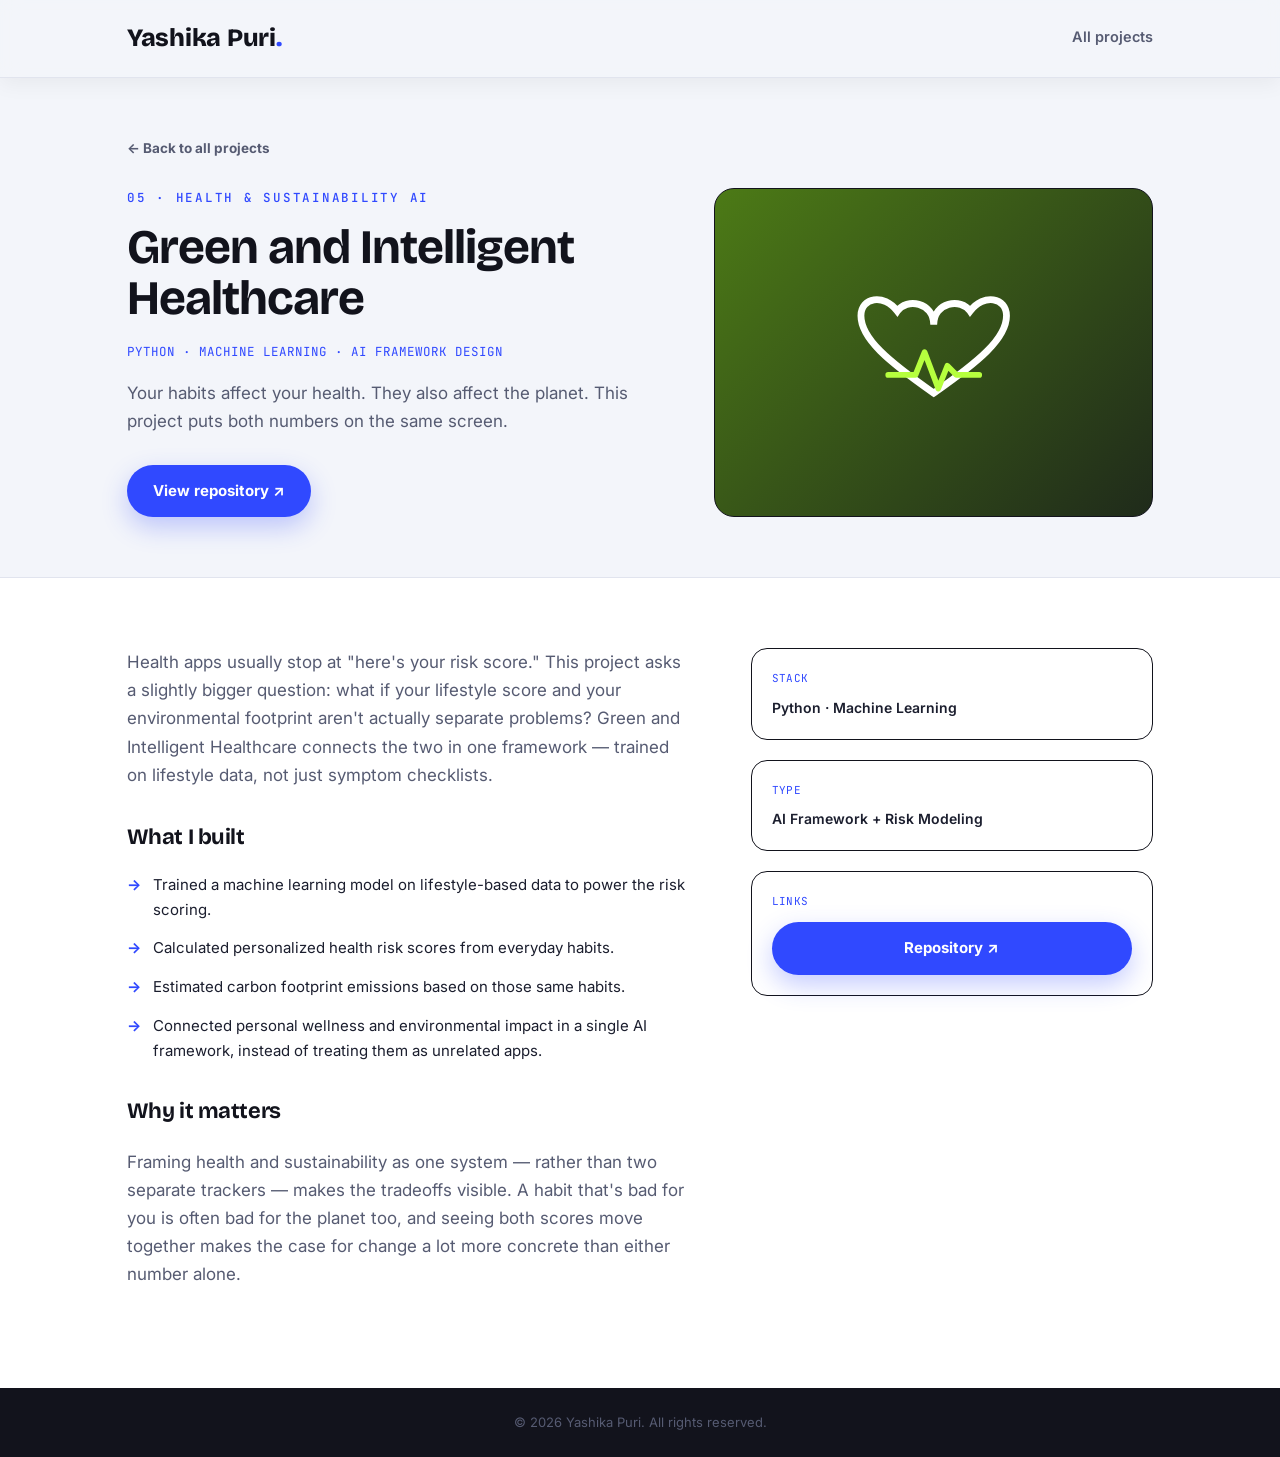
<file: projects/green-healthcare.html>
<!DOCTYPE html>
<html lang="en">
<head>
<meta charset="UTF-8" />
<meta name="viewport" content="width=device-width, initial-scale=1.0" />
<title>Green and Intelligent Healthcare | Yashika Puri</title>
<link rel="preconnect" href="https://fonts.googleapis.com">
<link rel="preconnect" href="https://fonts.gstatic.com" crossorigin>
<link href="https://fonts.googleapis.com/css2?family=Bricolage+Grotesque:wght@600;700;800&family=Inter:wght@400;500;600;700&family=JetBrains+Mono:wght@500&display=swap" rel="stylesheet">
<link rel="stylesheet" href="../styles.css">
</head>
<body>

<header class="site-nav scrolled">
  <div class="nav-inner">
    <a href="../index.html#top" class="logo">Yashika Puri<span>.</span></a>
    <nav class="nav-links" style="display:flex;"><a href="../index.html#projects">All projects</a></nav>
  </div>
</header>

<section class="detail-hero">
  <div class="wrap">
    <a href="../index.html#projects" class="back-link">← Back to all projects</a>
    <div class="detail-hero-grid">
      <div>
        <span class="eyebrow">05 · HEALTH & SUSTAINABILITY AI</span>
        <h1>Green and Intelligent Healthcare</h1>
        <span class="detail-tools">PYTHON · MACHINE LEARNING · AI FRAMEWORK DESIGN</span>
        <p class="detail-sub">Your habits affect your health. They also affect the planet. This project puts both numbers on the same screen.</p>
        <a href="https://github.com/Yashika051/Green-and-Intelligent-Healthcare.git" target="_blank" rel="noopener" class="btn btn-primary">View repository ↗</a>
      </div>
      <div class="detail-visual" style="background:linear-gradient(135deg, #4C7A16 0%, var(--ink) 130%);">
        <svg viewBox="0 0 100 60"><path d="M50 48 C 30 34, 18 24, 18 14 C 18 6, 28 4, 34 12 C 38 6, 50 8, 50 18 C 50 8, 62 6, 66 12 C 72 4, 82 6, 82 14 C 82 24, 70 34, 50 48 Z" fill="none" stroke="#fff" stroke-width="3"/><path d="M30 40 L42 40 L46 30 L52 46 L56 36 L60 40 L70 40" stroke="#B6FF3E" stroke-width="2.5" fill="none" stroke-linecap="round" stroke-linejoin="round"/></svg>
      </div>
    </div>
  </div>
</section>

<section class="detail-body">
  <div class="wrap detail-body-grid">
    <div>
      <p class="lede">Health apps usually stop at "here's your risk score." This project asks a slightly bigger question: what if your lifestyle score and your environmental footprint aren't actually separate problems? Green and Intelligent Healthcare connects the two in one framework — trained on lifestyle data, not just symptom checklists.</p>
      <h2>What I built</h2>
      <ul>
        <li>Trained a machine learning model on lifestyle-based data to power the risk scoring.</li>
        <li>Calculated personalized health risk scores from everyday habits.</li>
        <li>Estimated carbon footprint emissions based on those same habits.</li>
        <li>Connected personal wellness and environmental impact in a single AI framework, instead of treating them as unrelated apps.</li>
      </ul>
      <h2>Why it matters</h2>
      <p class="lede">Framing health and sustainability as one system — rather than two separate trackers — makes the tradeoffs visible. A habit that's bad for you is often bad for the planet too, and seeing both scores move together makes the case for change a lot more concrete than either number alone.</p>
    </div>
    <div class="detail-side">
      <div class="side-card"><span class="mono">STACK</span><p>Python · Machine Learning</p></div>
      <div class="side-card"><span class="mono">TYPE</span><p>AI Framework + Risk Modeling</p></div>
      <div class="side-card">
        <span class="mono">LINKS</span>
        <a href="https://github.com/Yashika051/Green-and-Intelligent-Healthcare.git" target="_blank" rel="noopener" class="btn btn-primary">Repository ↗</a>
      </div>
    </div>
  </div>
</section>

<footer>© 2026 Yashika Puri. All rights reserved.</footer>
</body>
</html>
</file>
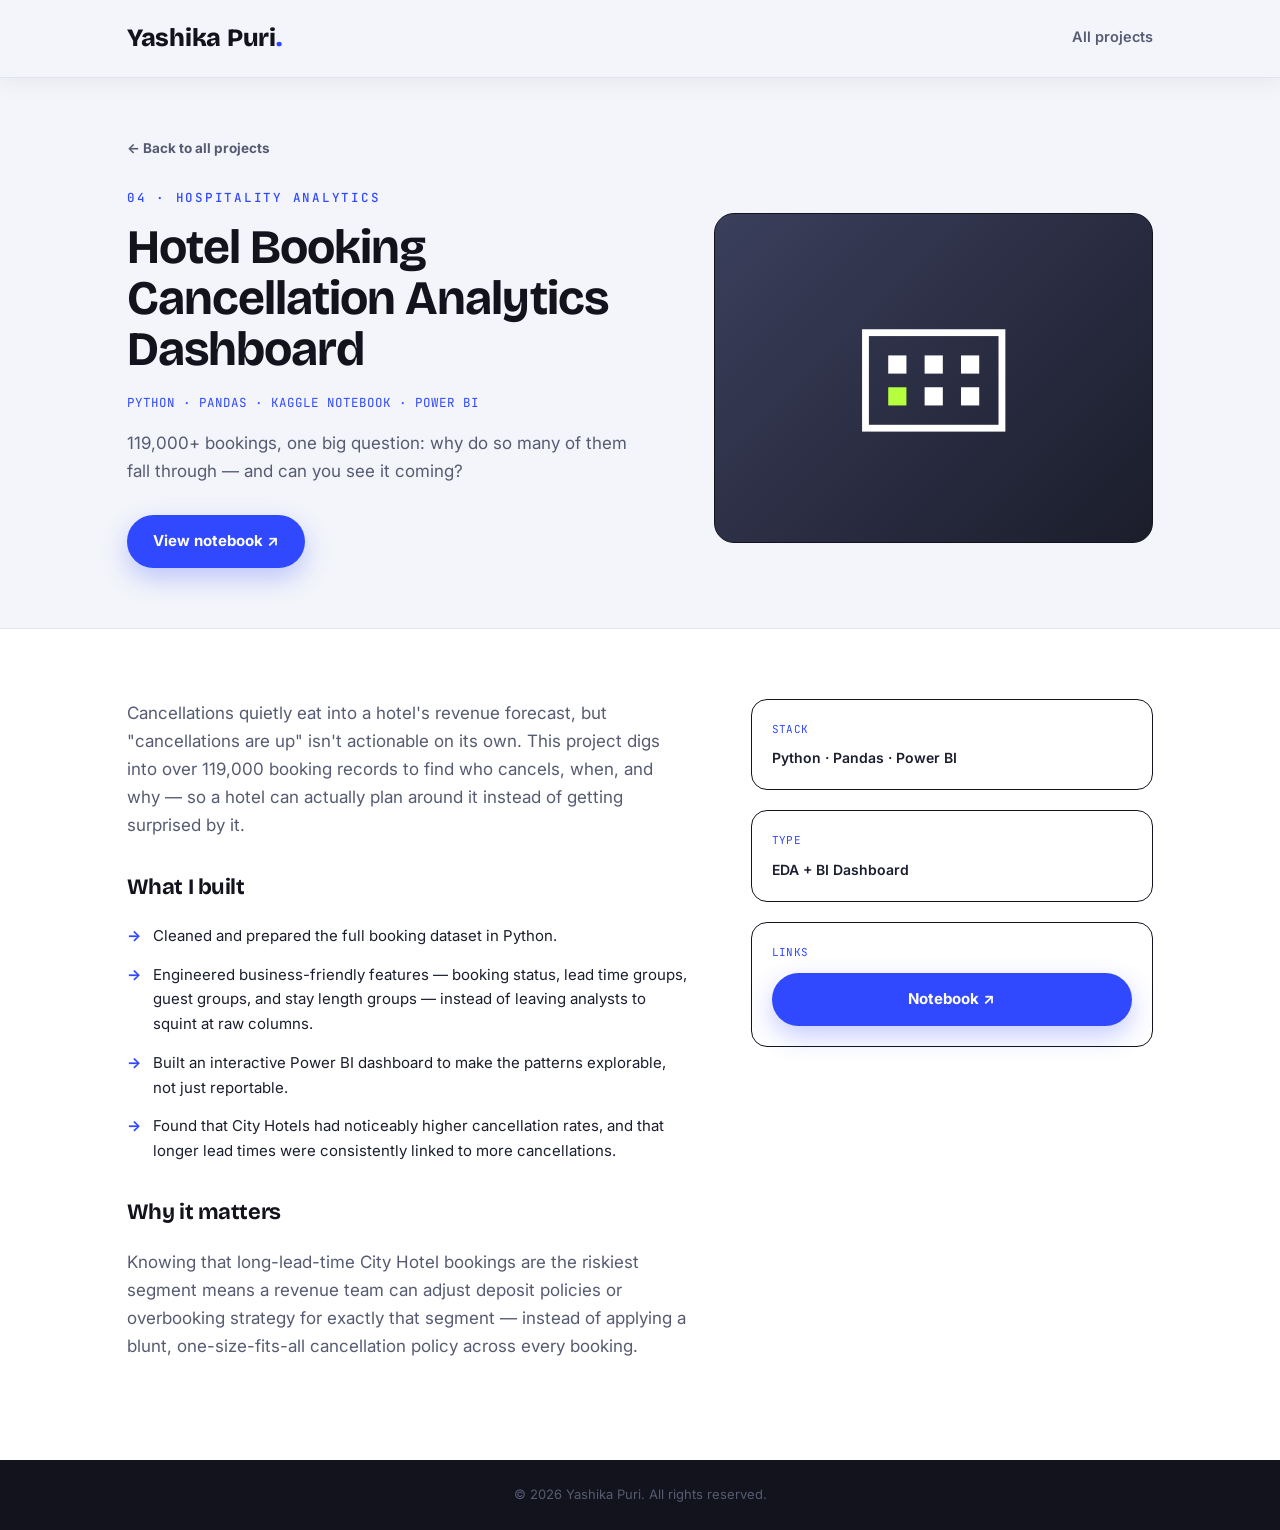
<file: projects/hotel-booking.html>
<!DOCTYPE html>
<html lang="en">
<head>
<meta charset="UTF-8" />
<meta name="viewport" content="width=device-width, initial-scale=1.0" />
<title>Hotel Booking Cancellation Dashboard | Yashika Puri</title>
<link rel="preconnect" href="https://fonts.googleapis.com">
<link rel="preconnect" href="https://fonts.gstatic.com" crossorigin>
<link href="https://fonts.googleapis.com/css2?family=Bricolage+Grotesque:wght@600;700;800&family=Inter:wght@400;500;600;700&family=JetBrains+Mono:wght@500&display=swap" rel="stylesheet">
<link rel="stylesheet" href="../styles.css">
</head>
<body>

<header class="site-nav scrolled">
  <div class="nav-inner">
    <a href="../index.html#top" class="logo">Yashika Puri<span>.</span></a>
    <nav class="nav-links" style="display:flex;"><a href="../index.html#projects">All projects</a></nav>
  </div>
</header>

<section class="detail-hero">
  <div class="wrap">
    <a href="../index.html#projects" class="back-link">← Back to all projects</a>
    <div class="detail-hero-grid">
      <div>
        <span class="eyebrow">04 · HOSPITALITY ANALYTICS</span>
        <h1>Hotel Booking Cancellation Analytics Dashboard</h1>
        <span class="detail-tools">PYTHON · PANDAS · KAGGLE NOTEBOOK · POWER BI</span>
        <p class="detail-sub">119,000+ bookings, one big question: why do so many of them fall through — and can you see it coming?</p>
        <a href="https://www.kaggle.com/code/yashikapuri476/hotel-booking-demand" target="_blank" rel="noopener" class="btn btn-primary">View notebook ↗</a>
      </div>
      <div class="detail-visual" style="background:linear-gradient(135deg, #3A3F5C 0%, var(--ink) 130%);">
        <svg viewBox="0 0 100 60"><rect x="20" y="10" width="60" height="42" fill="none" stroke="#fff" stroke-width="3"/><rect x="30" y="20" width="8" height="8" fill="#fff"/><rect x="46" y="20" width="8" height="8" fill="#fff"/><rect x="62" y="20" width="8" height="8" fill="#fff"/><rect x="30" y="34" width="8" height="8" fill="#B6FF3E"/><rect x="46" y="34" width="8" height="8" fill="#fff"/><rect x="62" y="34" width="8" height="8" fill="#fff"/></svg>
      </div>
    </div>
  </div>
</section>

<section class="detail-body">
  <div class="wrap detail-body-grid">
    <div>
      <p class="lede">Cancellations quietly eat into a hotel's revenue forecast, but "cancellations are up" isn't actionable on its own. This project digs into over 119,000 booking records to find who cancels, when, and why — so a hotel can actually plan around it instead of getting surprised by it.</p>
      <h2>What I built</h2>
      <ul>
        <li>Cleaned and prepared the full booking dataset in Python.</li>
        <li>Engineered business-friendly features — booking status, lead time groups, guest groups, and stay length groups — instead of leaving analysts to squint at raw columns.</li>
        <li>Built an interactive Power BI dashboard to make the patterns explorable, not just reportable.</li>
        <li>Found that City Hotels had noticeably higher cancellation rates, and that longer lead times were consistently linked to more cancellations.</li>
      </ul>
      <h2>Why it matters</h2>
      <p class="lede">Knowing that long-lead-time City Hotel bookings are the riskiest segment means a revenue team can adjust deposit policies or overbooking strategy for exactly that segment — instead of applying a blunt, one-size-fits-all cancellation policy across every booking.</p>
    </div>
    <div class="detail-side">
      <div class="side-card"><span class="mono">STACK</span><p>Python · Pandas · Power BI</p></div>
      <div class="side-card"><span class="mono">TYPE</span><p>EDA + BI Dashboard</p></div>
      <div class="side-card">
        <span class="mono">LINKS</span>
        <a href="https://www.kaggle.com/code/yashikapuri476/hotel-booking-demand" target="_blank" rel="noopener" class="btn btn-primary">Notebook ↗</a>
      </div>
    </div>
  </div>
</section>

<footer>© 2026 Yashika Puri. All rights reserved.</footer>
</body>
</html>
</file>
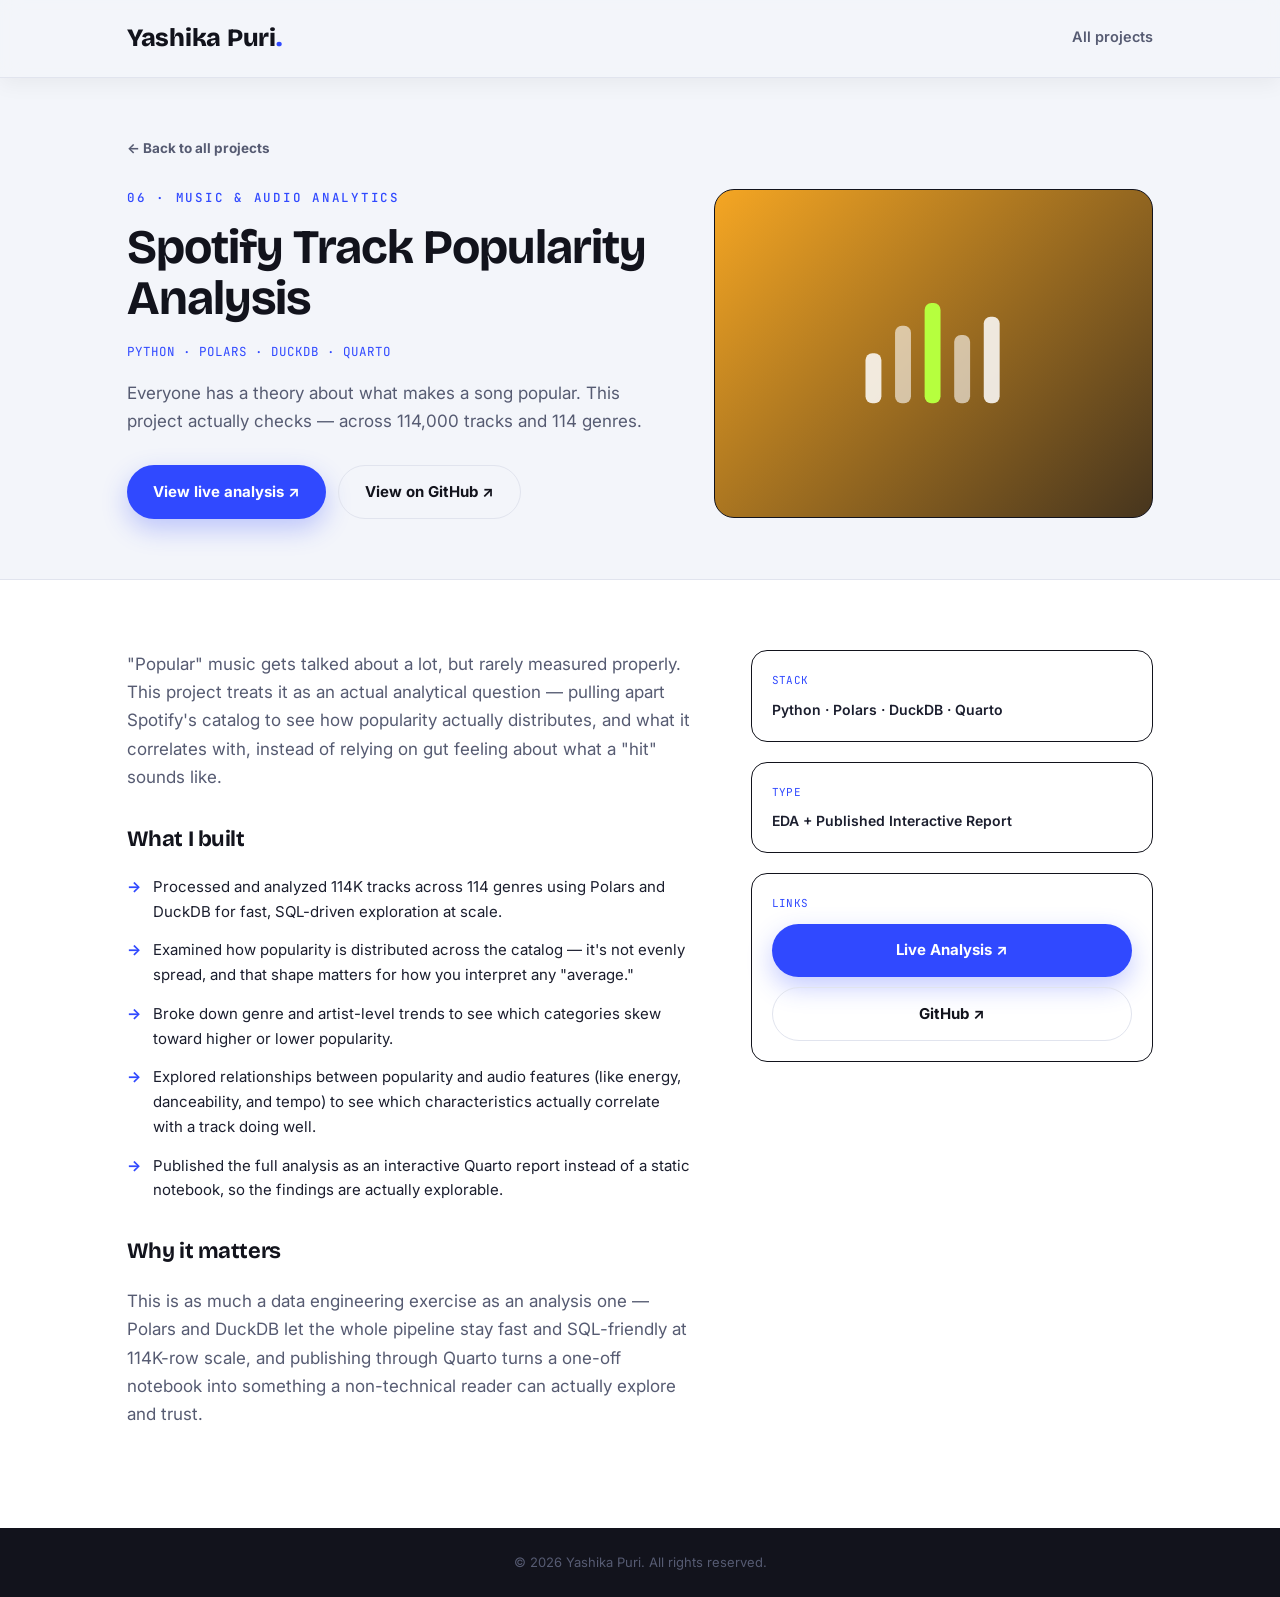
<file: projects/spotify-popularity.html>
<!DOCTYPE html>
<html lang="en">
<head>
<meta charset="UTF-8" />
<meta name="viewport" content="width=device-width, initial-scale=1.0" />
<title>Spotify Track Popularity Analysis | Yashika Puri</title>
<link rel="icon" type="image/svg+xml" href="../favicon.svg">
<link rel="preconnect" href="https://fonts.googleapis.com">
<link rel="preconnect" href="https://fonts.gstatic.com" crossorigin>
<link href="https://fonts.googleapis.com/css2?family=Bricolage+Grotesque:wght@600;700;800&family=Inter:wght@400;500;600;700&family=JetBrains+Mono:wght@500&display=swap" rel="stylesheet">
<link rel="stylesheet" href="../styles.css">
</head>
<body>

<header class="site-nav scrolled">
  <div class="nav-inner">
    <a href="../index.html#top" class="logo">Yashika Puri<span>.</span></a>
    <nav class="nav-links" style="display:flex;"><a href="../index.html#projects">All projects</a></nav>
  </div>
</header>

<section class="detail-hero">
  <div class="wrap">
    <a href="../index.html#projects" class="back-link">← Back to all projects</a>
    <div class="detail-hero-grid">
      <div>
        <span class="eyebrow">06 · MUSIC & AUDIO ANALYTICS</span>
        <h1>Spotify Track Popularity Analysis</h1>
        <span class="detail-tools">PYTHON · POLARS · DUCKDB · QUARTO</span>
        <p class="detail-sub">Everyone has a theory about what makes a song popular. This project actually checks — across 114,000 tracks and 114 genres.</p>
        <div style="display:flex; gap:12px; flex-wrap:wrap;">
          <a href="https://yashika051.github.io/spotify-popularity-analysis/" target="_blank" rel="noopener" class="btn btn-primary">View live analysis ↗</a>
          <a href="https://github.com/Yashika051/spotify-popularity-analysis" target="_blank" rel="noopener" class="btn btn-ghost">View on GitHub ↗</a>
        </div>
      </div>
      <div class="detail-visual" style="background:linear-gradient(135deg, var(--amber) 0%, var(--ink) 130%);">
        <svg viewBox="0 0 100 60"><rect x="20" y="30" width="7" height="22" rx="3" fill="rgba(255,255,255,.85)"/><rect x="33" y="18" width="7" height="34" rx="3" fill="rgba(255,255,255,.6)"/><rect x="46" y="8" width="7" height="44" rx="3" fill="#B6FF3E"/><rect x="59" y="22" width="7" height="30" rx="3" fill="rgba(255,255,255,.6)"/><rect x="72" y="14" width="7" height="38" rx="3" fill="rgba(255,255,255,.85)"/></svg>
      </div>
    </div>
  </div>
</section>

<section class="detail-body">
  <div class="wrap detail-body-grid">
    <div>
      <p class="lede">"Popular" music gets talked about a lot, but rarely measured properly. This project treats it as an actual analytical question — pulling apart Spotify's catalog to see how popularity actually distributes, and what it correlates with, instead of relying on gut feeling about what a "hit" sounds like.</p>
      <h2>What I built</h2>
      <ul>
        <li>Processed and analyzed 114K tracks across 114 genres using Polars and DuckDB for fast, SQL-driven exploration at scale.</li>
        <li>Examined how popularity is distributed across the catalog — it's not evenly spread, and that shape matters for how you interpret any "average."</li>
        <li>Broke down genre and artist-level trends to see which categories skew toward higher or lower popularity.</li>
        <li>Explored relationships between popularity and audio features (like energy, danceability, and tempo) to see which characteristics actually correlate with a track doing well.</li>
        <li>Published the full analysis as an interactive Quarto report instead of a static notebook, so the findings are actually explorable.</li>
      </ul>
      <h2>Why it matters</h2>
      <p class="lede">This is as much a data engineering exercise as an analysis one — Polars and DuckDB let the whole pipeline stay fast and SQL-friendly at 114K-row scale, and publishing through Quarto turns a one-off notebook into something a non-technical reader can actually explore and trust.</p>
    </div>
    <div class="detail-side">
      <div class="side-card"><span class="mono">STACK</span><p>Python · Polars · DuckDB · Quarto</p></div>
      <div class="side-card"><span class="mono">TYPE</span><p>EDA + Published Interactive Report</p></div>
      <div class="side-card">
        <span class="mono">LINKS</span>
        <a href="https://yashika051.github.io/spotify-popularity-analysis/" target="_blank" rel="noopener" class="btn btn-primary">Live Analysis ↗</a>
        <a href="https://github.com/Yashika051/spotify-popularity-analysis" target="_blank" rel="noopener" class="btn btn-ghost" style="margin-top:10px;">GitHub ↗</a>
      </div>
    </div>
  </div>
</section>

<footer>© 2026 Yashika Puri. All rights reserved.</footer>
</body>
</html>
</file>
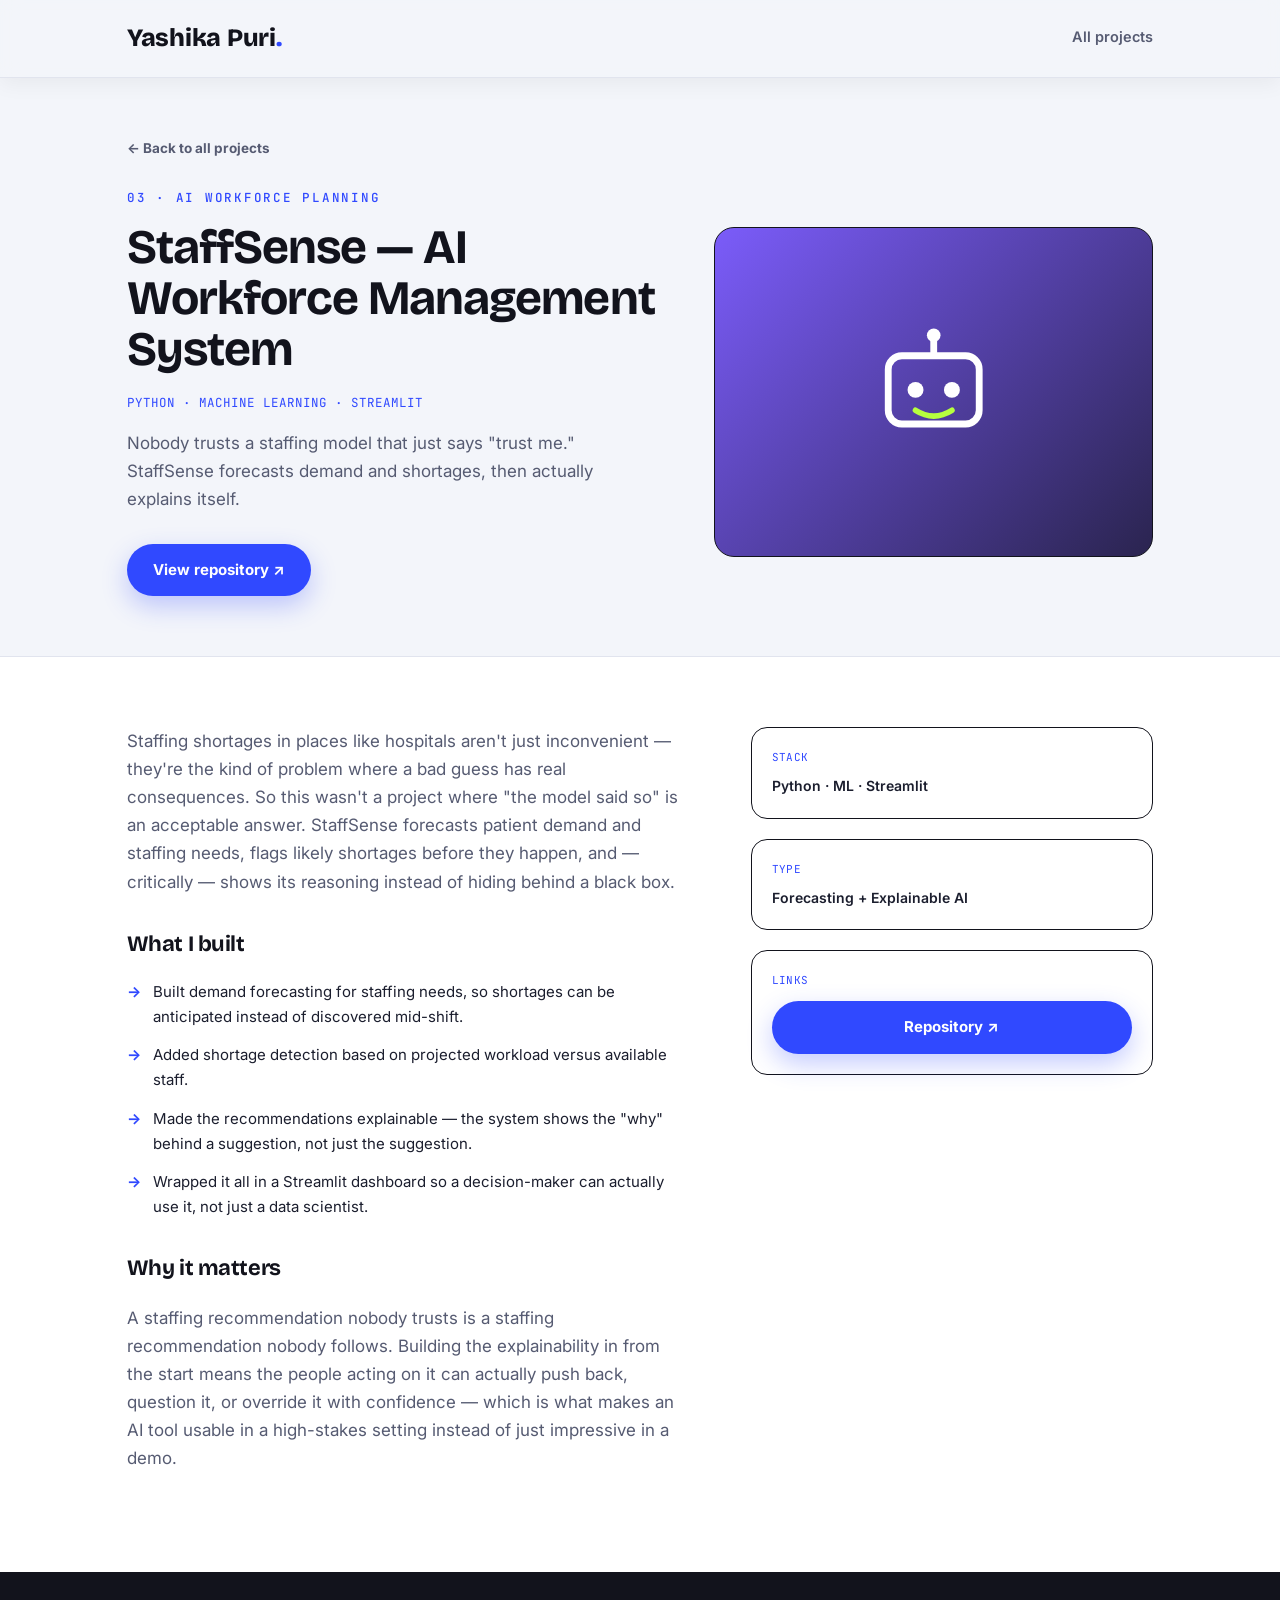
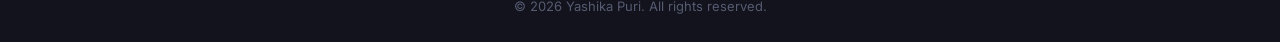
<file: projects/staffsense.html>
<!DOCTYPE html>
<html lang="en">
<head>
<meta charset="UTF-8" />
<meta name="viewport" content="width=device-width, initial-scale=1.0" />
<title>StaffSense | Yashika Puri</title>
<link rel="preconnect" href="https://fonts.googleapis.com">
<link rel="preconnect" href="https://fonts.gstatic.com" crossorigin>
<link href="https://fonts.googleapis.com/css2?family=Bricolage+Grotesque:wght@600;700;800&family=Inter:wght@400;500;600;700&family=JetBrains+Mono:wght@500&display=swap" rel="stylesheet">
<link rel="stylesheet" href="../styles.css">
</head>
<body>

<header class="site-nav scrolled">
  <div class="nav-inner">
    <a href="../index.html#top" class="logo">Yashika Puri<span>.</span></a>
    <nav class="nav-links" style="display:flex;"><a href="../index.html#projects">All projects</a></nav>
  </div>
</header>

<section class="detail-hero">
  <div class="wrap">
    <a href="../index.html#projects" class="back-link">← Back to all projects</a>
    <div class="detail-hero-grid">
      <div>
        <span class="eyebrow">03 · AI WORKFORCE PLANNING</span>
        <h1>StaffSense — AI Workforce Management System</h1>
        <span class="detail-tools">PYTHON · MACHINE LEARNING · STREAMLIT</span>
        <p class="detail-sub">Nobody trusts a staffing model that just says "trust me." StaffSense forecasts demand and shortages, then actually explains itself.</p>
        <a href="https://github.com/Yashika051/StaffSense" target="_blank" rel="noopener" class="btn btn-primary">View repository ↗</a>
      </div>
      <div class="detail-visual" style="background:linear-gradient(135deg, var(--violet) 0%, var(--ink) 130%);">
        <svg viewBox="0 0 100 60"><rect x="30" y="14" width="40" height="30" rx="6" fill="none" stroke="#fff" stroke-width="3"/><circle cx="42" cy="29" r="3.5" fill="#fff"/><circle cx="58" cy="29" r="3.5" fill="#fff"/><path d="M42 38 Q50 43 58 38" stroke="#B6FF3E" stroke-width="2.5" fill="none" stroke-linecap="round"/><line x1="50" y1="14" x2="50" y2="6" stroke="#fff" stroke-width="3"/><circle cx="50" cy="5" r="3" fill="#fff"/></svg>
      </div>
    </div>
  </div>
</section>

<section class="detail-body">
  <div class="wrap detail-body-grid">
    <div>
      <p class="lede">Staffing shortages in places like hospitals aren't just inconvenient — they're the kind of problem where a bad guess has real consequences. So this wasn't a project where "the model said so" is an acceptable answer. StaffSense forecasts patient demand and staffing needs, flags likely shortages before they happen, and — critically — shows its reasoning instead of hiding behind a black box.</p>
      <h2>What I built</h2>
      <ul>
        <li>Built demand forecasting for staffing needs, so shortages can be anticipated instead of discovered mid-shift.</li>
        <li>Added shortage detection based on projected workload versus available staff.</li>
        <li>Made the recommendations explainable — the system shows the "why" behind a suggestion, not just the suggestion.</li>
        <li>Wrapped it all in a Streamlit dashboard so a decision-maker can actually use it, not just a data scientist.</li>
      </ul>
      <h2>Why it matters</h2>
      <p class="lede">A staffing recommendation nobody trusts is a staffing recommendation nobody follows. Building the explainability in from the start means the people acting on it can actually push back, question it, or override it with confidence — which is what makes an AI tool usable in a high-stakes setting instead of just impressive in a demo.</p>
    </div>
    <div class="detail-side">
      <div class="side-card"><span class="mono">STACK</span><p>Python · ML · Streamlit</p></div>
      <div class="side-card"><span class="mono">TYPE</span><p>Forecasting + Explainable AI</p></div>
      <div class="side-card">
        <span class="mono">LINKS</span>
        <a href="https://github.com/Yashika051/StaffSense" target="_blank" rel="noopener" class="btn btn-primary">Repository ↗</a>
      </div>
    </div>
  </div>
</section>

<footer>© 2026 Yashika Puri. All rights reserved.</footer>
</body>
</html>
</file>
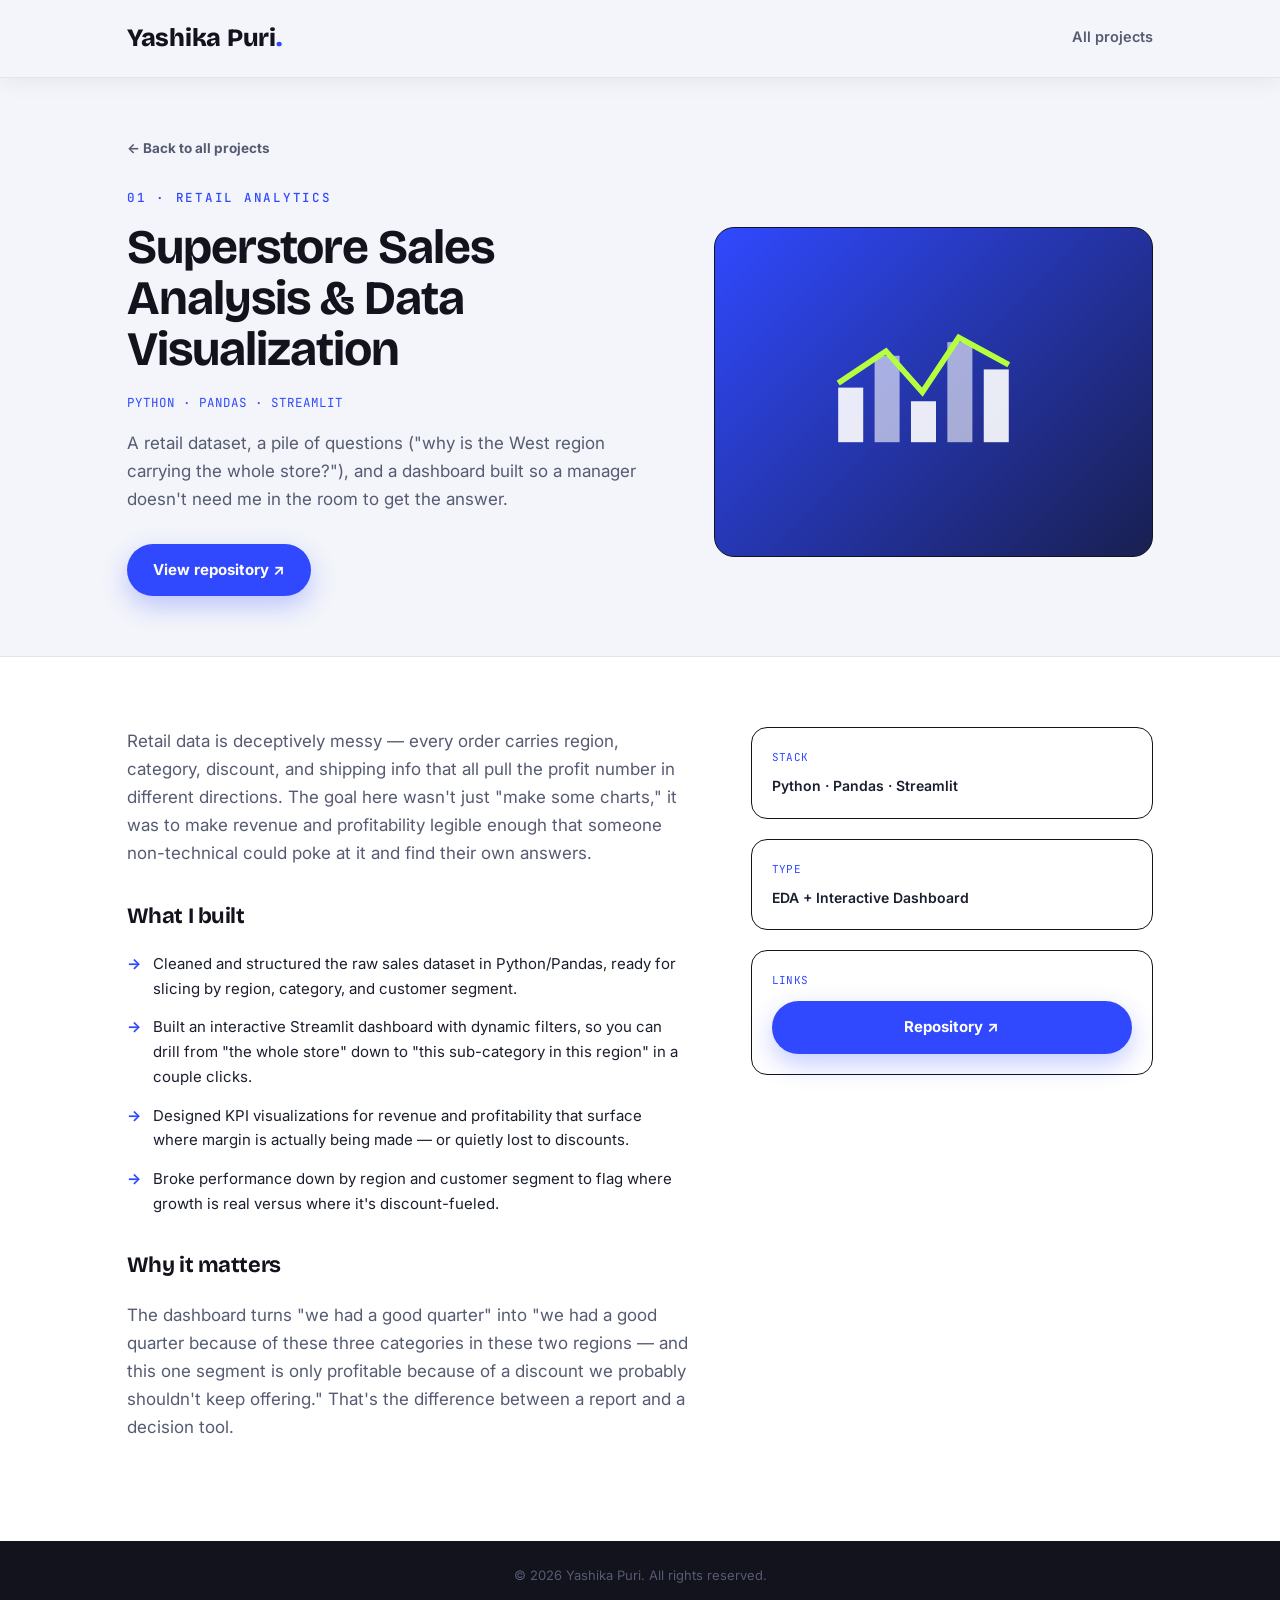
<file: projects/superstore-sales.html>
<!DOCTYPE html>
<html lang="en">
<head>
<meta charset="UTF-8" />
<meta name="viewport" content="width=device-width, initial-scale=1.0" />
<title>Superstore Sales Analysis | Yashika Puri</title>
<link rel="preconnect" href="https://fonts.googleapis.com">
<link rel="preconnect" href="https://fonts.gstatic.com" crossorigin>
<link href="https://fonts.googleapis.com/css2?family=Bricolage+Grotesque:wght@600;700;800&family=Inter:wght@400;500;600;700&family=JetBrains+Mono:wght@500&display=swap" rel="stylesheet">
<link rel="stylesheet" href="../styles.css">
</head>
<body>

<header class="site-nav scrolled">
  <div class="nav-inner">
    <a href="../index.html#top" class="logo">Yashika Puri<span>.</span></a>
    <nav class="nav-links" style="display:flex;"><a href="../index.html#projects">All projects</a></nav>
  </div>
</header>

<section class="detail-hero">
  <div class="wrap">
    <a href="../index.html#projects" class="back-link">← Back to all projects</a>
    <div class="detail-hero-grid">
      <div>
        <span class="eyebrow">01 · RETAIL ANALYTICS</span>
        <h1>Superstore Sales Analysis & Data Visualization</h1>
        <span class="detail-tools">PYTHON · PANDAS · STREAMLIT</span>
        <p class="detail-sub">A retail dataset, a pile of questions ("why is the West region carrying the whole store?"), and a dashboard built so a manager doesn't need me in the room to get the answer.</p>
        <a href="https://github.com/Yashika051/CodeAlpha_EDA_SuperstoreSales" target="_blank" rel="noopener" class="btn btn-primary">View repository ↗</a>
      </div>
      <div class="detail-visual" style="background:linear-gradient(135deg, var(--cobalt) 0%, var(--ink) 130%);">
        <svg viewBox="0 0 100 60"><rect x="8" y="28" width="11" height="24" fill="rgba(255,255,255,.9)"/><rect x="24" y="14" width="11" height="38" fill="rgba(255,255,255,.6)"/><rect x="40" y="34" width="11" height="18" fill="rgba(255,255,255,.9)"/><rect x="56" y="8" width="11" height="44" fill="rgba(255,255,255,.6)"/><rect x="72" y="20" width="11" height="32" fill="rgba(255,255,255,.9)"/><path d="M8 26 L29 12 L45 30 L61 6 L83 18" stroke="#B6FF3E" stroke-width="2.5" fill="none"/></svg>
      </div>
    </div>
  </div>
</section>

<section class="detail-body">
  <div class="wrap detail-body-grid">
    <div>
      <p class="lede">Retail data is deceptively messy — every order carries region, category, discount, and shipping info that all pull the profit number in different directions. The goal here wasn't just "make some charts," it was to make revenue and profitability legible enough that someone non-technical could poke at it and find their own answers.</p>
      <h2>What I built</h2>
      <ul>
        <li>Cleaned and structured the raw sales dataset in Python/Pandas, ready for slicing by region, category, and customer segment.</li>
        <li>Built an interactive Streamlit dashboard with dynamic filters, so you can drill from "the whole store" down to "this sub-category in this region" in a couple clicks.</li>
        <li>Designed KPI visualizations for revenue and profitability that surface where margin is actually being made — or quietly lost to discounts.</li>
        <li>Broke performance down by region and customer segment to flag where growth is real versus where it's discount-fueled.</li>
      </ul>
      <h2>Why it matters</h2>
      <p class="lede">The dashboard turns "we had a good quarter" into "we had a good quarter because of these three categories in these two regions — and this one segment is only profitable because of a discount we probably shouldn't keep offering." That's the difference between a report and a decision tool.</p>
    </div>
    <div class="detail-side">
      <div class="side-card"><span class="mono">STACK</span><p>Python · Pandas · Streamlit</p></div>
      <div class="side-card"><span class="mono">TYPE</span><p>EDA + Interactive Dashboard</p></div>
      <div class="side-card">
        <span class="mono">LINKS</span>
        <a href="https://github.com/Yashika051/CodeAlpha_EDA_SuperstoreSales" target="_blank" rel="noopener" class="btn btn-primary">Repository ↗</a>
      </div>
    </div>
  </div>
</section>

<footer>© 2026 Yashika Puri. All rights reserved.</footer>
</body>
</html>
</file>
<file: styles.css>
/* ============ TOKENS ============ */
:root{
  --ink:#12131C;
  --ink-soft:#1B1E2E;
  --slate:#565B72;
  --paper:#F3F5FA;
  --card:#FFFFFF;
  --line:#E1E4EE;
  --cobalt:#3049FF;
  --cobalt-deep:#1F31C4;
  --coral:#FF4B36;
  --violet:#7B5CFA;
  --lime:#B6FF3E;
  --shadow: 0 18px 40px rgba(18,19,28,0.08);
  --shadow-lg: 0 26px 60px rgba(18,19,28,0.16);
  --radius: 20px;
  --maxw: 1180px;
  --amber:#F5A623;
}

[data-theme="dark"]{
  --ink:#F3F5FA;
  --ink-soft:#D8DCEA;
  --slate:#9AA0B8;
  --paper:#0E0F16;
  --card:#171923;
  --line:#2A2D3D;
}

*{ margin:0; padding:0; box-sizing:border-box; }
html{ scroll-behavior:smooth; }

body{
  font-family:'Inter', Arial, sans-serif;
  background:var(--paper);
  color:var(--ink);
  line-height:1.65;
  -webkit-font-smoothing:antialiased;
  transition:background .25s ease, color .25s ease;
}

h1,h2,h3,h4{
  font-family:'Bricolage Grotesque', 'Inter', sans-serif;
  color:var(--ink);
  letter-spacing:-0.02em;
  font-weight:700;
}

.mono{ font-family:'JetBrains Mono', monospace; letter-spacing:0.03em; }

.eyebrow{
  font-family:'JetBrains Mono', monospace;
  font-size:12.5px; font-weight:500;
  letter-spacing:0.14em;
  color:var(--cobalt);
  margin-bottom:14px;
  display:block;
}

a{ color:inherit; }
img,svg{ display:block; max-width:100%; }
.wrap{ max-width:var(--maxw); margin:0 auto; padding:0 6%; }

@media (prefers-reduced-motion: reduce){ *{ animation:none !important; transition:none !important; } }

/* ============ NAV ============ */
header.site-nav{
  position:sticky; top:0; z-index:100;
  background:rgba(243,245,250,0.86);
  backdrop-filter:blur(10px); -webkit-backdrop-filter:blur(10px);
  border-bottom:1px solid transparent;
  transition:border-color .25s ease, box-shadow .25s ease, background .25s ease;
}
[data-theme="dark"] header.site-nav{ background:rgba(14,15,22,0.86); }
header.site-nav.scrolled{ border-bottom-color:var(--line); box-shadow:0 6px 20px rgba(18,19,28,0.05); }
.nav-inner{ max-width:var(--maxw); margin:0 auto; padding:18px 6%; display:flex; align-items:center; justify-content:space-between; gap:16px; }
.logo{ font-family:'Bricolage Grotesque', sans-serif; font-weight:800; font-size:25px; letter-spacing:-0.01em; text-decoration:none; color:var(--ink); }
.logo span{ color:var(--cobalt); }
nav.nav-links{ display:flex; align-items:center; gap:30px; }
nav.nav-links a{ text-decoration:none; font-size:14.5px; font-weight:600; color:var(--slate); position:relative; padding-bottom:3px; transition:color .2s ease; }
nav.nav-links a::after{ content:""; position:absolute; left:0; bottom:0; width:0; height:2px; background:var(--cobalt); transition:width .25s ease; }
nav.nav-links a:hover{ color:var(--ink); }
nav.nav-links a:hover::after{ width:100%; }
.theme-toggle{
  background:var(--ink); color:var(--paper); border:none; cursor:pointer;
  width:36px; height:36px; border-radius:50%; font-size:15px;
  display:flex; align-items:center; justify-content:center;
}
.nav-toggle{ display:none; background:none; border:none; cursor:pointer; width:34px; height:34px; position:relative; }
.nav-toggle span{ position:absolute; left:6px; right:6px; height:2px; background:var(--ink); transition:transform .25s ease, opacity .25s ease; }
.nav-toggle span:nth-child(1){ top:11px; } .nav-toggle span:nth-child(2){ top:17px; } .nav-toggle span:nth-child(3){ top:23px; }
.nav-toggle.open span:nth-child(1){ transform:translateY(6px) rotate(45deg); }
.nav-toggle.open span:nth-child(2){ opacity:0; }
.nav-toggle.open span:nth-child(3){ transform:translateY(-6px) rotate(-45deg); }

/* ============ HERO ============ */
.hero{ padding:80px 0 70px; overflow:hidden; }
.hero-grid{ max-width:var(--maxw); margin:0 auto; padding:0 6%; display:grid; grid-template-columns:1fr; gap:30px; }
.hero-badge{
  display:inline-flex; align-items:center; gap:8px;
  background:var(--ink); color:var(--paper); padding:8px 16px; border-radius:999px;
  font-family:'JetBrains Mono',monospace; font-size:12px; letter-spacing:.06em; margin-bottom:26px;
}
.hero-badge .pulse{ width:7px; height:7px; border-radius:50%; background:var(--lime); }
.hero h1{ font-size:clamp(40px,7vw,84px); line-height:0.98; margin-bottom:26px; max-width:920px; }
.hero h1 .block{ background:var(--ink); color:var(--paper); padding:0 10px; display:inline-block; margin:4px 0; }
.hero h1 .accent{ color:var(--cobalt); }
.hero-sub{ font-size:18px; color:var(--slate); max-width:520px; margin-bottom:34px; }
.hero-cta{ display:flex; gap:14px; flex-wrap:wrap; }
.btn{ display:inline-flex; align-items:center; gap:8px; padding:14px 26px; border-radius:999px; font-weight:700; font-size:15px; text-decoration:none; transition:transform .2s ease, background .2s ease, box-shadow .2s ease; }
.btn-primary{ background:var(--cobalt); color:#fff; box-shadow:0 10px 26px rgba(48,73,255,0.28); }
.btn-primary:hover{ transform:translateY(-2px); background:var(--cobalt-deep); }
.btn-ghost{ background:transparent; color:var(--ink); border:1.5px solid var(--line); }
.btn-ghost:hover{ border-color:var(--ink); transform:translateY(-2px); }

.hero-strip{ margin-top:56px; border-top:1.5px solid var(--ink); border-bottom:1.5px solid var(--ink); display:grid; grid-template-columns:repeat(4,1fr); }
.hero-strip .cell{ padding:18px 22px; border-left:1.5px solid var(--ink); }
.hero-strip .cell:first-child{ border-left:none; }
.hero-strip .cell b{ display:block; font-family:'Bricolage Grotesque',sans-serif; font-size:26px; }
.hero-strip .cell span{ font-size:12.5px; color:var(--slate); }

section{ padding:90px 0; }
section .wrap > h2{ font-size:34px; margin-bottom:16px; }
.reveal{ opacity:0; transform:translateY(20px); transition:opacity .6s ease, transform .6s ease; }
.reveal.in{ opacity:1; transform:translateY(0); }

/* ABOUT */
.about{ background:var(--card); border-top:1px solid var(--line); border-bottom:1px solid var(--line); }
.about-grid{ display:grid; grid-template-columns:1.3fr 1fr; gap:60px; align-items:start; }
.about-text{ font-size:18px; color:var(--slate); max-width:560px; }
.about-meta{ display:flex; flex-direction:column; gap:22px; }
.about-meta .row{ border-left:3px solid var(--cobalt); padding-left:16px; }
.about-meta .row span.mono{ display:block; font-size:11.5px; color:var(--cobalt); margin-bottom:5px; }
.about-meta .row p{ font-size:15px; color:var(--ink); font-weight:600; }

/* CERTIFICATIONS STRIP */
.cert-strip{ background:var(--paper); border-top:1px solid var(--line); border-bottom:1px solid var(--line); padding:36px 0; }
.cert-row{ display:flex; flex-wrap:wrap; gap:12px; margin-top:18px; }
.cert-row span{ background:var(--card); border:1.5px solid var(--line); padding:9px 16px; border-radius:999px; font-size:13.5px; font-weight:600; }

/* SKILLS */
.skills-cols{ display:grid; grid-template-columns:repeat(4,1fr); gap:24px; margin-top:36px; }
.skill-group h4{ font-size:13px; font-weight:700; margin-bottom:6px; color:var(--slate); text-transform:uppercase; letter-spacing:.05em; }
.skill-group .sub{ font-size:11.5px; color:var(--slate); margin-bottom:14px; display:block; }
.tags{ display:flex; flex-wrap:wrap; gap:8px; }
.tags span{ background:var(--paper); border:1.5px solid var(--line); padding:7px 13px; border-radius:999px; font-size:13.5px; font-weight:600; color:var(--ink-soft); transition:border-color .2s ease, transform .2s ease, background .2s ease; }
.tags span:hover{ border-color:var(--ink); transform:translateY(-2px); background:var(--ink); color:var(--paper); }
.tags span.learning{ border-style:dashed; opacity:.75; }

/* PROJECTS */
.projects{ background:var(--card); border-bottom:1px solid var(--line); }
.project-list{ display:grid; grid-template-columns:repeat(auto-fit, minmax(300px,1fr)); gap:26px; margin-top:36px; }
.project{
  position:relative; text-decoration:none; color:inherit;
  border:1.5px solid var(--ink); border-radius:var(--radius); overflow:hidden;
  display:flex; flex-direction:column; background:var(--paper);
  transition:transform .25s ease, box-shadow .25s ease;
}
.project:hover{ transform:translateY(-6px); box-shadow:var(--shadow-lg); }
.project-thumb{ position:relative; aspect-ratio:16/10; display:flex; align-items:center; justify-content:center; overflow:hidden; background-size:cover; background-position:center; }
.project-thumb svg{ width:58%; height:58%; }
.project-thumb img{ width:100%; height:100%; object-fit:cover; }
.project-index{ position:absolute; top:14px; left:14px; background:rgba(255,255,255,0.85); color:#12131C; font-family:'JetBrains Mono',monospace; font-size:11.5px; padding:5px 10px; border-radius:999px; font-weight:600; }
.project-arrow{ position:absolute; top:14px; right:14px; width:32px; height:32px; border-radius:50%; background:rgba(255,255,255,0.85); display:flex; align-items:center; justify-content:center; transition:transform .25s ease; }
.project:hover .project-arrow{ transform:rotate(45deg); }
.project-metric{ position:absolute; bottom:14px; left:14px; background:rgba(255,255,255,0.92); color:#12131C; font-size:12px; font-weight:700; padding:6px 12px; border-radius:999px; }
.project-body{ padding:22px 24px 26px; display:flex; flex-direction:column; flex:1; border-top:1.5px solid var(--ink); background:var(--card); }
.project h3{ font-size:19px; margin-bottom:8px; line-height:1.28; }
.project-tools{ font-size:11.5px; color:var(--slate); margin-bottom:12px; display:block; }
.project p{ color:var(--slate); font-size:14.5px; }

.project.t-cobalt .project-thumb{ background-image:linear-gradient(135deg, var(--cobalt) 0%, #12131C 130%); }
.project.t-coral .project-thumb{ background-image:linear-gradient(135deg, var(--coral) 0%, #12131C 130%); }
.project.t-violet .project-thumb{ background-image:linear-gradient(135deg, var(--violet) 0%, #12131C 130%); }
.project.t-lime .project-thumb{ background-image:linear-gradient(135deg, #4C7A16 0%, #12131C 130%); }
.project.t-ink .project-thumb{ background-image:linear-gradient(135deg, #3A3F5C 0%, #12131C 130%); }
.project.t-amber .project-thumb{ background:linear-gradient(135deg, var(--amber) 0%, var(--ink) 130%); }


/* RESEARCH */
.research{ background:var(--card); border-bottom:1px solid var(--line); }
.research-list{ display:flex; flex-direction:column; gap:0; margin-top:36px; border:1.5px solid var(--ink); border-radius:var(--radius); overflow:hidden; }
.research-item{ padding:26px 28px; border-bottom:1.5px solid var(--ink); display:flex; justify-content:space-between; align-items:flex-start; gap:24px; flex-wrap:wrap; }
.research-item:last-child{ border-bottom:none; }
.research-item h3{ font-size:17px; margin-bottom:8px; line-height:1.3; }
.research-item .r-venue{ font-family:'JetBrains Mono',monospace; font-size:12px; color:var(--cobalt); margin-bottom:10px; display:block; }
.research-item p{ font-size:14px; color:var(--slate); max-width:600px; }
.research-item .btn{ padding:9px 18px; font-size:13px; flex-shrink:0; }

/* APPROACH */
.approach-grid{ display:grid; grid-template-columns:repeat(4,1fr); gap:0; margin-top:36px; border:1.5px solid var(--ink); border-radius:var(--radius); overflow:hidden; }
.approach-grid .step{ padding:26px 22px; border-left:1.5px solid var(--ink); }
.approach-grid .step:first-child{ border-left:none; }
.approach-grid .step span.mono{ display:block; font-size:12px; color:var(--cobalt); margin-bottom:10px; font-weight:600; }
.approach-grid .step p{ font-size:14.5px; color:var(--slate); }

/* CONTACT */
.contact{ background:var(--ink); color:var(--paper); border-radius:32px 32px 0 0; }
.contact .eyebrow{ color:var(--lime); }
.contact h2{ color:var(--paper); font-size:38px; margin-bottom:14px; }
.contact > .wrap > p{ color:var(--slate); font-size:16px; max-width:520px; margin-bottom:38px; }
.contact-primary{ font-family:'Bricolage Grotesque', sans-serif; font-size:clamp(24px,3.4vw,34px); font-weight:700; text-decoration:none; color:var(--paper); border-bottom:3px solid var(--cobalt); padding-bottom:6px; display:inline-block; margin-bottom:34px; transition:color .2s ease, border-color .2s ease; }
.contact-primary:hover{ color:var(--lime); border-color:var(--lime); }
.contact-links{ display:flex; gap:12px; flex-wrap:wrap; }
.contact-links a{ background:rgba(255,255,255,0.06); border:1px solid rgba(255,255,255,0.16); padding:11px 19px; border-radius:999px; text-decoration:none; font-weight:600; font-size:14px; transition:background .2s ease, transform .2s ease; }
.contact-links a:hover{ background:rgba(255,255,255,0.16); transform:translateY(-2px); }

footer{ background:var(--ink); text-align:center; padding:24px; color:var(--slate); font-size:13px; }

/* ============ PROJECT DETAIL PAGE ============ */
.detail-hero{ padding:56px 0 60px; }
.back-link{ display:inline-flex; align-items:center; gap:8px; font-size:13.5px; font-weight:700; text-decoration:none; color:var(--slate); margin-bottom:28px; }
.back-link:hover{ color:var(--ink); }
.detail-hero-grid{ display:grid; grid-template-columns:1.1fr 0.9fr; gap:50px; align-items:center; }
.detail-hero h1{ font-size:clamp(30px,4.4vw,48px); line-height:1.06; margin-bottom:18px; }
.detail-tools{ display:block; font-family:'JetBrains Mono',monospace; font-size:12.5px; color:var(--cobalt); margin-bottom:16px; }
.detail-sub{ font-size:17px; color:var(--slate); max-width:520px; margin-bottom:30px; }
.detail-visual{ aspect-ratio:4/3; border-radius:var(--radius); border:1.5px solid var(--ink); display:flex; align-items:center; justify-content:center; overflow:hidden; background-size:cover; background-position:center; }
.detail-visual svg{ width:52%; height:52%; }
.detail-visual img{ width:100%; height:100%; object-fit:cover; }
.detail-body{ padding:70px 0; background:var(--card); border-top:1px solid var(--line); }
.detail-body-grid{ display:grid; grid-template-columns:1.4fr 1fr; gap:60px; }
.detail-body h2{ font-size:22px; margin-bottom:18px; }
.detail-body .lede{ font-size:17px; color:var(--slate); margin-bottom:30px; }
.detail-body ul{ margin:0 0 30px 0; list-style:none; display:flex; flex-direction:column; gap:14px; }
.detail-body ul li{ padding-left:26px; position:relative; font-size:15px; color:var(--ink-soft); }
.detail-body ul li::before{ content:"→"; position:absolute; left:0; color:var(--cobalt); font-weight:700; }
.detail-side{ display:flex; flex-direction:column; gap:20px; }
.side-card{ border:1.5px solid var(--ink); border-radius:16px; padding:20px; }
.side-card span.mono{ display:block; font-size:11px; color:var(--cobalt); margin-bottom:8px; }
.side-card p{ font-size:14px; color:var(--ink-soft); font-weight:600; }
.side-card a.btn{ width:100%; justify-content:center; margin-top:4px; }

/* RESUME PAGE */
.resume-wrap{ max-width:820px; margin:0 auto; padding:70px 6% 100px; }
.resume-head{ display:flex; justify-content:space-between; align-items:flex-end; gap:20px; border-bottom:2px solid var(--ink); padding-bottom:22px; margin-bottom:34px; flex-wrap:wrap; }
.resume-head h1{ font-size:34px; }
.resume-head p{ color:var(--slate); font-size:14.5px; margin-top:6px; }
.resume-section{ margin-bottom:34px; }
.resume-section h2{ font-size:15px; text-transform:uppercase; letter-spacing:.06em; color:var(--cobalt); margin-bottom:14px; }
.resume-item{ margin-bottom:16px; }
.resume-item .r-title{ font-weight:700; font-size:15.5px; }
.resume-item .r-meta{ font-size:13px; color:var(--slate); margin-bottom:6px; }
.resume-item p{ font-size:14.5px; color:var(--ink-soft); }
@media print{
  header.site-nav, footer, .btn-ghost{ display:none !important; }
  body{ background:#fff; color:#000; }
}

/* 404 handled via .nf-* inline in 404.html */

@media (max-width:980px){
  .about-grid, .detail-hero-grid, .detail-body-grid{ grid-template-columns:1fr; }
  .skills-cols{ grid-template-columns:1fr 1fr; }
  .approach-grid{ grid-template-columns:1fr 1fr; }
  .hero-strip{ grid-template-columns:1fr 1fr; }
}
@media (max-width:720px){
  .nav-toggle{ display:block; }
  nav.nav-links{ position:absolute; top:100%; left:0; right:0; background:var(--paper); border-bottom:1px solid var(--line); flex-direction:column; align-items:flex-start; gap:0; max-height:0; overflow:hidden; transition:max-height .3s ease; }
  nav.nav-links.open{ max-height:360px; }
  nav.nav-links a{ padding:16px 6%; border-top:1px solid var(--line); width:100%; }
  nav.nav-links a::after{ display:none; }
  .theme-toggle{ margin:16px 6%; }
  section{ padding:60px 0; }
  .skills-cols{ grid-template-columns:1fr; }
  .approach-grid{ grid-template-columns:1fr; }
  .hero-strip{ grid-template-columns:1fr 1fr; }
}
</file>
